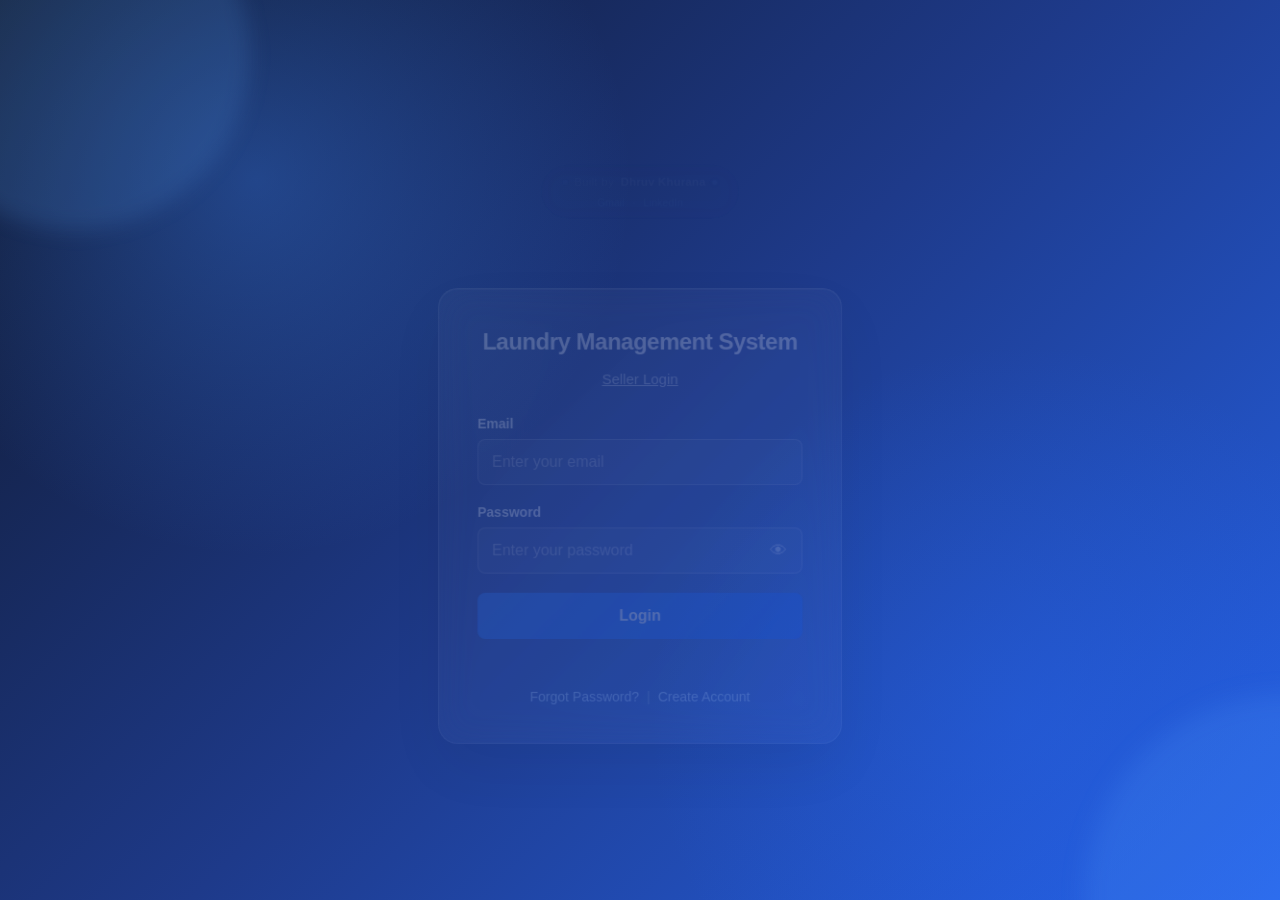
<file: index.html>
<!DOCTYPE html>
<html lang="en">
<head>
    <meta charset="UTF-8">
    <meta
        name="viewport"
        content="width=device-width, initial-scale=1.0"
    >

    <title>Laundry Management System</title>

    <link rel="icon" type="image/x-icon" href="/favicon.ico">
    <meta
        http-equiv="refresh"
        content="0; url=login.html"
    >
</head>

<body>

    <p>
        Redirecting to login...
    </p>

</body>
</html>
</file>
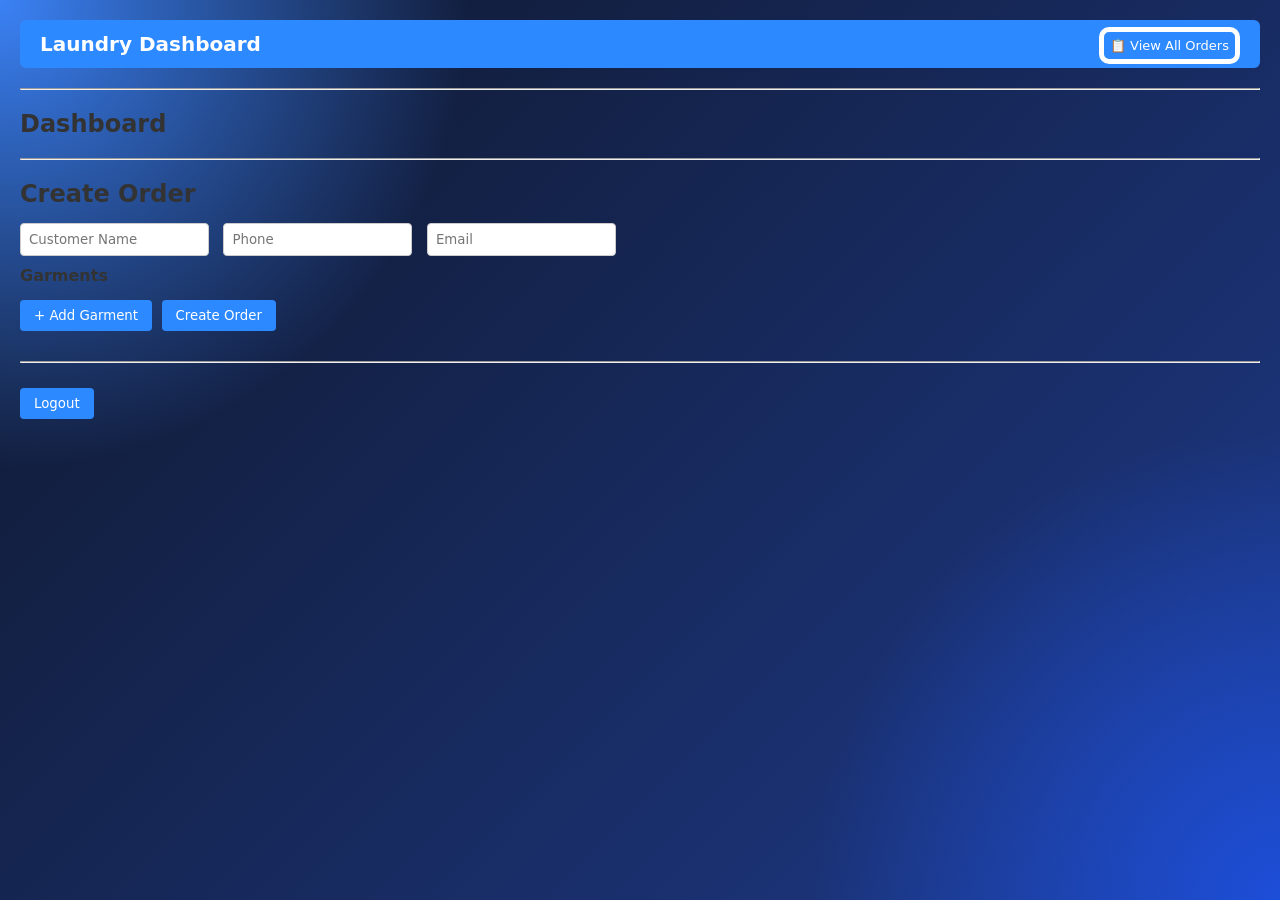
<file: pages/index.html>
<!DOCTYPE html>
<html>
<head>
  <title>Laundry Dashboard</title>
  <link rel="stylesheet" href="../css/common.css">
  <link rel="stylesheet" href="../css/dashboard.css">
</head>
<body>

<div class="top-bar">
  <span class="logo">Laundry Dashboard</span>

  <div class="nav-icons">
    <span id="ordersPageBtn" title="View Orders">📋 View All Orders</span>
  </div>
</div>

<hr/>

<!-- DASHBOARD -->
<h2>Dashboard</h2>
<div id="dashboard" class="dashboard-grid"></div>

<hr/>

<!-- CREATE ORDER -->
<h2>Create Order</h2>

<input id="name" placeholder="Customer Name" />
<input id="phone" placeholder="Phone" />
<input id="email" placeholder="Email" />

<h4>Garments</h4>
<div id="garments-container"></div>

<button id="addGarmentBtn">+ Add Garment</button>
<button id="createOrderBtn">Create Order</button>

<hr/>

<button id="logoutBtn">Logout</button>

<script src="../js/common.js"></script>
<script src="../js/dashboard.js"></script>

</body>
</html>
</file>
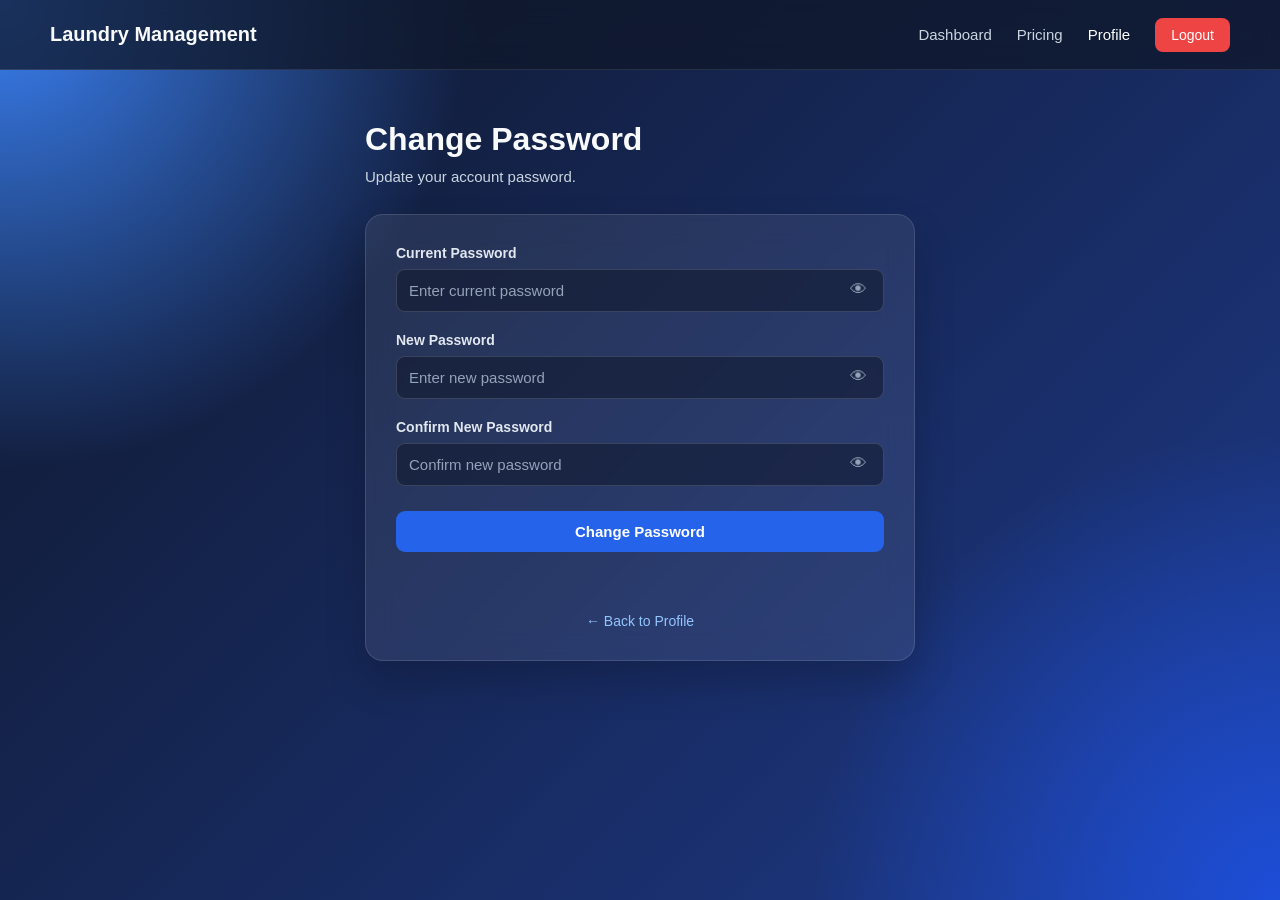
<file: change-password.html>
<!DOCTYPE html>
<html lang="en">

<head>
    <meta charset="UTF-8">
    <meta name="viewport" content="width=device-width, initial-scale=1.0">
    
    <title>Change Password - Laundry Management System</title>

    <link rel="icon" type="image/x-icon" href="/favicon.ico">
    <link rel="stylesheet" href="/css/change-password.css">
</head>

<body>

    <!-- Navbar -->

    <header class="navbar">

        <div class="logo">
            Laundry Management
        </div>

        <nav>

            <a href="dashboard.html">
                Dashboard
            </a>

            <a href="pricing.html">
                Pricing
            </a>

            <a href="profile.html" class="active">
                Profile
            </a>

            <button
                type="button"
                id="logoutButton"
            >
                Logout
            </button>

        </nav>

    </header>


    <!-- Main Content -->

    <main class="change-password-container">

        <section class="change-password-header">

            <h1>Change Password</h1>

            <p>
                Update your account password.
            </p>

        </section>


        <section class="change-password-card">

            <form id="changePasswordForm">

                <!-- Current Password -->

                <div class="form-group">

                    <label for="currentPassword">
                        Current Password
                    </label>

                    <div class="password-wrapper">

                        <input
                            type="password"
                            id="currentPassword"
                            placeholder="Enter current password"
                            required
                        >

                        <button
                            type="button"
                            id="toggleCurrentPassword"
                            class="password-toggle"
                            aria-label="Show current password"
                        >
                            👁
                        </button>

                    </div>

                </div>


                <!-- New Password -->

                <div class="form-group">

                    <label for="newPassword">
                        New Password
                    </label>

                    <div class="password-wrapper">

                        <input
                            type="password"
                            id="newPassword"
                            placeholder="Enter new password"
                            required
                        >

                        <button
                            type="button"
                            id="toggleNewPassword"
                            class="password-toggle"
                            aria-label="Show new password"
                        >
                            👁
                        </button>

                    </div>

                </div>


                <!-- Confirm New Password -->

                <div class="form-group">

                    <label for="confirmNewPassword">
                        Confirm New Password
                    </label>

                    <div class="password-wrapper">

                        <input
                            type="password"
                            id="confirmNewPassword"
                            placeholder="Confirm new password"
                            required
                        >

                        <button
                            type="button"
                            id="toggleConfirmPassword"
                            class="password-toggle"
                            aria-label="Show confirmed password"
                        >
                            👁
                        </button>

                    </div>

                </div>


                <!-- Change Password Button -->

                <button
                    type="submit"
                    id="changePasswordButton"
                    class="change-password-button"
                >
                    Change Password
                </button>


                <!-- Message -->

                <p
                    id="passwordMessage"
                    class="message"
                ></p>


                <!-- Back -->

                <div class="back-link">

                    <a href="profile.html">
                        ← Back to Profile
                    </a>

                </div>

            </form>

        </section>

    </main>


    <!-- JavaScript -->

    <script src="/js/api.js"></script>
    <script src="/js/change-password.js"></script>

</body>

</html>
</file>
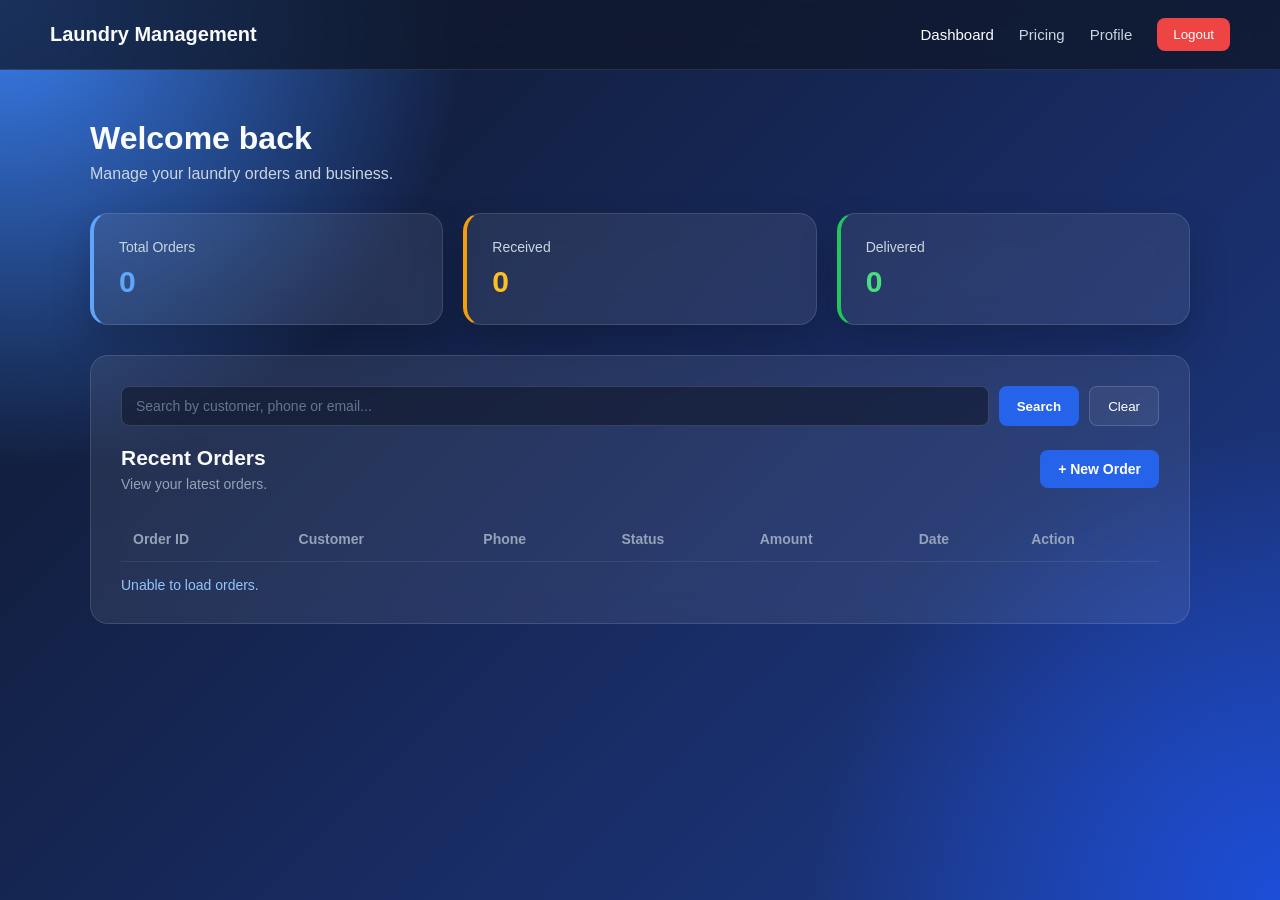
<file: dashboard.html>
<!DOCTYPE html>
<html lang="en">

<head>

    <meta charset="UTF-8">

    <meta
        name="viewport"
        content="width=device-width, initial-scale=1.0"
    >

    <meta
        name="description"
        content="Laundry Management System dashboard for managing customer orders."
    >

    <title>Dashboard - Laundry Management System</title>

    <link rel="icon" type="image/x-icon" href="/favicon.ico">
    <link
        rel="stylesheet"
        href="/css/dashboard.css"
    >

</head>


<body>


    <!-- ============================= -->
    <!-- NAVBAR -->
    <!-- ============================= -->

    <header class="navbar">

        <div class="logo">
            Laundry Management
        </div>


        <nav>

            <a
                href="dashboard.html"
                class="active"
            >
                Dashboard
            </a>

            <a href="pricing.html">
                Pricing
            </a>

            <a href="profile.html">
                Profile
            </a>

            <button
                type="button"
                id="logoutButton"
            >
                Logout
            </button>

        </nav>

    </header>



    <!-- ============================= -->
    <!-- MAIN -->
    <!-- ============================= -->

    <main class="dashboard-container">


        <!-- ============================= -->
        <!-- WELCOME -->
        <!-- ============================= -->

        <section class="welcome-section">

            <h1>
                Welcome back
            </h1>

            <p>
                Manage your laundry orders and business.
            </p>

        </section>



        <!-- ============================= -->
        <!-- STATISTICS -->
        <!-- ============================= -->

        <section class="stats-grid">


            <div class="stat-card total-card">

                <span class="stat-title">
                    Total Orders
                </span>

                <span
                    id="totalOrders"
                    class="stat-value"
                >
                    0
                </span>

            </div>



            <div class="stat-card received-card">

                <span class="stat-title">
                    Received
                </span>

                <span
                    id="receivedOrders"
                    class="stat-value"
                >
                    0
                </span>

            </div>



            <div class="stat-card delivered-card">

                <span class="stat-title">
                    Delivered
                </span>

                <span
                    id="deliveredOrders"
                    class="stat-value"
                >
                    0
                </span>

            </div>


        </section>



        <!-- ============================= -->
        <!-- RECENT ORDERS -->
        <!-- ============================= -->

        <section class="orders-section">


            <!-- ============================= -->
            <!-- ORDER SEARCH -->
            <!-- ============================= -->

            <div class="order-search">

                <input
                    type="text"
                    id="orderSearchInput"
                    placeholder="Search by customer, phone or email..."
                    autocomplete="off"
                >

                <button
                    type="button"
                    id="searchOrderButton"
                    class="search-button"
                >
                    Search
                </button>

                <button
                    type="button"
                    id="clearSearchButton"
                    class="clear-search-button"
                >
                    Clear
                </button>

            </div>



            <!-- ============================= -->
            <!-- SECTION HEADER -->
            <!-- ============================= -->

            <div class="section-header">

                <div>

                    <h2>
                        Recent Orders
                    </h2>

                    <p>
                        View your latest orders.
                    </p>

                </div>


                <button
                    type="button"
                    id="addOrderButton"
                    class="primary-button"
                >
                    + New Order
                </button>

            </div>



            <!-- ============================= -->
            <!-- ORDERS TABLE -->
            <!-- ============================= -->

            <div class="table-container">

                <table>

                    <thead>

                        <tr>

                            <th>
                                Order ID
                            </th>

                            <th>
                                Customer
                            </th>

                            <th>
                                Phone
                            </th>

                            <th>
                                Status
                            </th>

                            <th>
                                Amount
                            </th>

                            <th>
                                Date
                            </th>

                            <th>
                                Action
                            </th>

                        </tr>

                    </thead>


                    <tbody id="ordersTableBody">

                        <!-- Orders inserted by JavaScript -->

                    </tbody>

                </table>

            </div>



            <p
                id="dashboardMessage"
                class="dashboard-message"
            ></p>


        </section>


    </main>



    <!-- ============================= -->
    <!-- NEW ORDER MODAL -->
    <!-- ============================= -->

    <div
        id="orderModal"
        class="modal-overlay"
    >

        <div class="order-modal">


            <!-- ============================= -->
            <!-- MODAL HEADER -->
            <!-- ============================= -->

            <div class="modal-header">

                <div>

                    <h2>
                        Create New Order
                    </h2>

                    <p>
                        Enter customer and garment details.
                    </p>

                </div>


                <button
                    type="button"
                    id="closeOrderModal"
                    class="close-button"
                    aria-label="Close new order modal"
                >
                    ×
                </button>

            </div>



            <!-- ============================= -->
            <!-- ORDER FORM -->
            <!-- ============================= -->

            <form id="orderForm">


                <!-- ============================= -->
                <!-- CUSTOMER DETAILS -->
                <!-- ============================= -->

                <div class="form-grid">


                    <!-- Customer Name -->

                    <div class="form-group">

                        <label for="customerName">
                            Customer Name
                        </label>

                        <input
                            type="text"
                            id="customerName"
                            placeholder="Enter customer name"
                            autocomplete="name"
                            required
                        >

                    </div>



                    <!-- Phone -->

                    <div class="form-group">

                        <label for="phone">
                            Phone
                        </label>

                        <input
                            type="tel"
                            id="phone"
                            placeholder="10 digit phone number"
                            maxlength="10"
                            inputmode="numeric"
                            autocomplete="tel"
                            required
                        >

                    </div>



                    <!-- Email -->

                    <div class="form-group full-width">

                        <label for="email">
                            Email
                        </label>

                        <input
                            type="email"
                            id="email"
                            placeholder="Enter customer email"
                            autocomplete="email"
                            required
                        >

                    </div>


                </div>



                <!-- ============================= -->
                <!-- GARMENTS -->
                <!-- ============================= -->

                <div class="garments-section">


                    <div class="garments-header">

                        <h3>
                            Garments
                        </h3>


                        <button
                            type="button"
                            id="addGarmentButton"
                            class="secondary-button"
                        >
                            + Add Garment
                        </button>

                    </div>


                    <div
                        id="garmentsContainer"
                        class="garments-container"
                    >

                        <!-- Garment rows added by JavaScript -->

                    </div>


                </div>



                <!-- ============================= -->
                <!-- ORDER MESSAGE -->
                <!-- ============================= -->

                <p
                    id="orderMessage"
                    class="order-message"
                ></p>



                <!-- ============================= -->
                <!-- MODAL ACTIONS -->
                <!-- ============================= -->

                <div class="modal-actions">

                    <button
                        type="button"
                        id="cancelOrderButton"
                        class="cancel-button"
                    >
                        Cancel
                    </button>


                    <button
                        type="submit"
                        id="createOrderButton"
                        class="primary-button"
                    >
                        Create Order
                    </button>

                </div>


            </form>


        </div>

    </div>



    <!-- ============================= -->
    <!-- VIEW ORDER MODAL -->
    <!-- ============================= -->

    <div
        id="viewOrderModal"
        class="modal-overlay"
    >

        <div class="order-modal view-order-modal">


            <!-- ============================= -->
            <!-- MODAL HEADER -->
            <!-- ============================= -->

            <div class="modal-header">

                <div>

                    <h2>
                        Order Details
                    </h2>

                    <p>
                        Complete order information.
                    </p>

                </div>


                <button
                    type="button"
                    id="closeViewOrderModal"
                    class="close-button"
                    aria-label="Close order details modal"
                >
                    ×
                </button>

            </div>



            <!-- ============================= -->
            <!-- ORDER INFORMATION -->
            <!-- ============================= -->

            <div class="order-details">


                <!-- Order ID -->

                <div class="detail-item">

                    <span class="detail-label">
                        Order ID
                    </span>

                    <strong id="viewOrderId">
                        -
                    </strong>

                </div>



                <!-- Customer -->

                <div class="detail-item">

                    <span class="detail-label">
                        Customer
                    </span>

                    <strong id="viewCustomerName">
                        -
                    </strong>

                </div>



                <!-- Phone -->

                <div class="detail-item">

                    <span class="detail-label">
                        Phone
                    </span>

                    <strong id="viewPhone">
                        -
                    </strong>

                </div>



                <!-- Email -->

                <div class="detail-item">

                    <span class="detail-label">
                        Email
                    </span>

                    <strong id="viewEmail">
                        -
                    </strong>

                </div>



                <!-- Status -->

                <div class="detail-item">

                    <span class="detail-label">
                        Status
                    </span>

                    <span
                        id="viewStatus"
                        class="order-status-display"
                    >
                        -
                    </span>

                </div>



                <!-- Total Amount -->

                <div class="detail-item">

                    <span class="detail-label">
                        Total Amount
                    </span>

                    <strong id="viewTotalAmount">
                        -
                    </strong>

                </div>



                <!-- Created At -->

                <div class="detail-item">

                    <span class="detail-label">
                        Created At
                    </span>

                    <strong id="viewCreatedAt">
                        -
                    </strong>

                </div>


            </div>



            <!-- ============================= -->
            <!-- UPDATE STATUS -->
            <!-- ============================= -->

            <div class="status-update-section">

                <div class="status-update-header">

                    <div>

                        <h3>
                            Order Status
                        </h3>

                        <p>
                            Update the current order status.
                        </p>

                    </div>

                </div>


                <div class="status-update-controls">

                    <select
                        id="orderStatusSelect"
                        aria-label="Select order status"
                    >

                        <option value="RECEIVED">
                            RECEIVED
                        </option>

                        <option value="DELIVERED">
                            DELIVERED
                        </option>

                    </select>


                    <button
                        type="button"
                        id="updateStatusButton"
                        class="update-status-button"
                    >
                        Update Status
                    </button>

                </div>

            </div>



            <!-- ============================= -->
            <!-- GARMENTS -->
            <!-- ============================= -->

            <div class="order-garments">


                <div class="garments-title">

                    <div>

                        <h3>
                            Garments
                        </h3>

                        <p>
                            Items included in this order.
                        </p>

                    </div>

                </div>


                <div
                    id="viewGarments"
                    class="garment-details-list"
                >

                    <!-- Garments added by JavaScript -->

                </div>


            </div>



            <!-- ============================= -->
            <!-- ORDER ACTIONS -->
            <!-- ============================= -->

            <div class="modal-actions">


                <button
                    type="button"
                    id="editOrderButton"
                    class="secondary-button"
                >
                    Edit Order
                </button>


                <button
                    type="button"
                    id="printOrderButton"
                    class="secondary-button"
                >
                    Print
                </button>


                <button
                    type="button"
                    id="whatsappOrderButton"
                    class="whatsapp-button"
                >
                    WhatsApp
                </button>


            </div>

            <p 
            id="deleteErrorMessage"
            class="deleteMessage"
            ></p>

            <button
                type="button"
                id="deleteOrderButton"
                class="delete-order-button"
            >
                Delete Order
            </button>


        </div>

    </div>



    <!-- ============================= -->
    <!-- JAVASCRIPT -->
    <!-- ============================= -->

    <script src="/js/api.js"></script>
    <script src="/js/dashboard.js"></script>
    

</body>

</html>
</file>
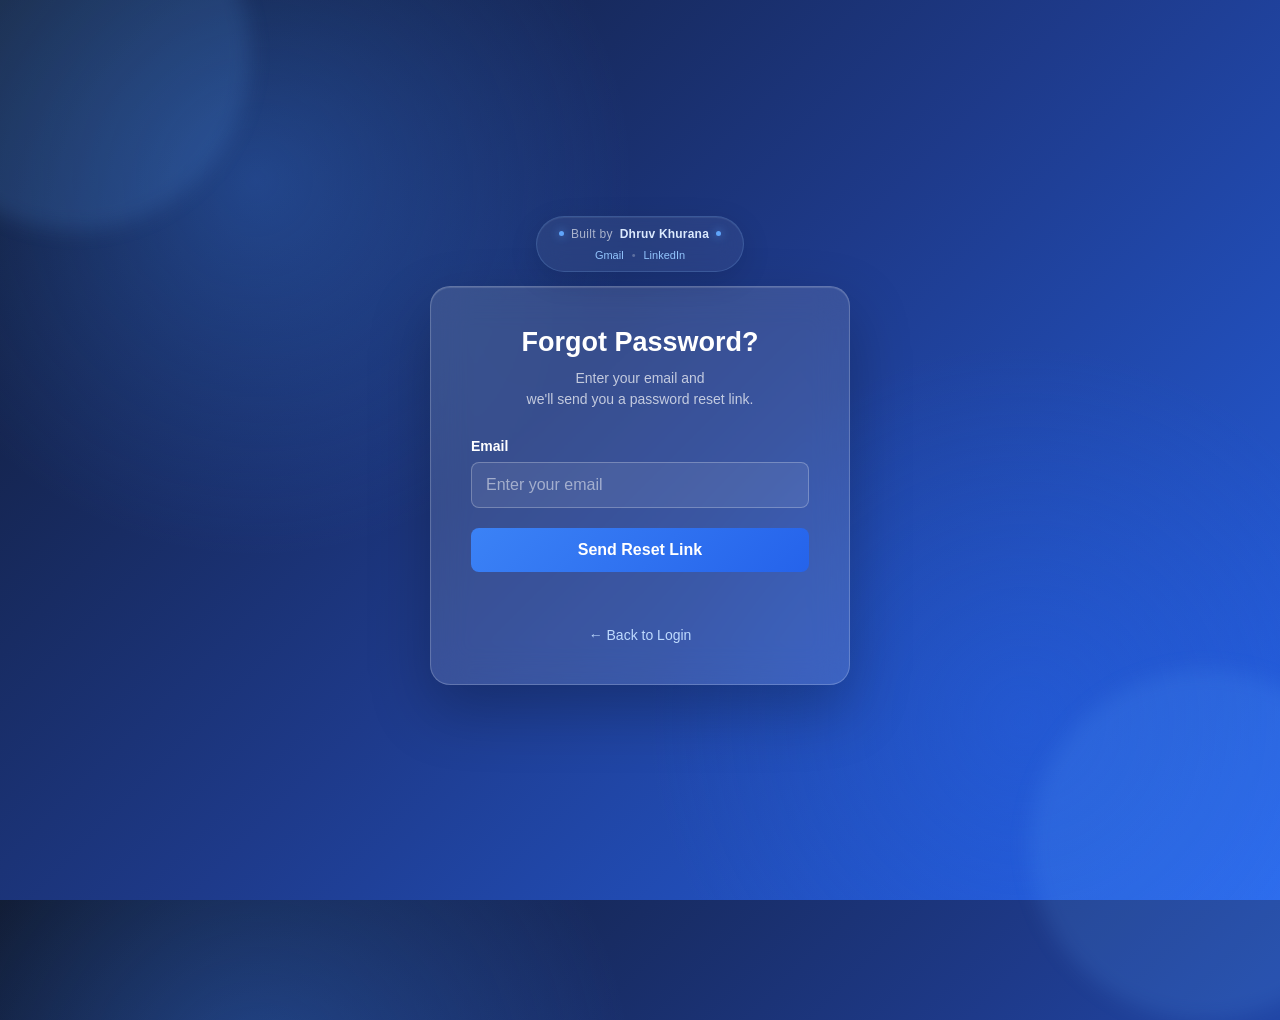
<file: forgot-password.html>
<!DOCTYPE html>
<html lang="en">

<head>
    <meta charset="UTF-8">

    <meta
        name="viewport"
        content="width=device-width, initial-scale=1.0"
    >

    <title>Forgot Password - Laundry Management System</title>

    <link rel="icon" type="image/x-icon" href="/favicon.ico">
    <link rel="stylesheet" href="../css/forgot-password.css">
</head>

<body>

    <div class="forgot-container">

        <div class="forgot-content">

            <!-- =========================
                 DEVELOPER BADGE
            ========================== -->

            <div class="developer-badge">

                <div class="developer-line">

                    <span class="line-dot"></span>

                    <span>Built by</span>

                    <span class="developer-name">
                        Dhruv Khurana
                    </span>

                    <span class="line-dot"></span>

                </div>


                <div class="developer-links">

                    <a
                        href="mailto:dhruvkhurana1626@gmail.com"
                        class="developer-link"
                    >
                        Gmail
                    </a>

                    <span class="developer-divider">
                        •
                    </span>

                    <a
                        href="https://www.linkedin.com/in/dhruv-khurana-756726219/"
                        target="_blank"
                        rel="noopener noreferrer"
                        class="developer-link"
                    >
                        LinkedIn
                    </a>

                </div>

            </div>


            <!-- =========================
                 FORGOT PASSWORD CARD
            ========================== -->

            <div class="forgot-card">

                <h1>
                    Forgot Password?
                </h1>


                <p class="subtitle">
                    Enter your email and <br> we'll send you a password reset link.
                </p>


                <form id="forgotPasswordForm">

                    <div class="form-group">

                        <label for="email">
                            Email
                        </label>

                        <input
                            type="email"
                            id="email"
                            name="email"
                            placeholder="Enter your email"
                            required
                        >

                    </div>


                    <button
                        type="submit"
                        class="forgot-button"
                    >
                        Send Reset Link
                    </button>


                    <p
                        id="forgotMessage"
                        class="message"
                    ></p>

                </form>


                <div class="back-link">

                    <a href="login.html">
                        ← Back to Login
                    </a>

                </div>

            </div>

        </div>

    </div>


    <script src="/js/api.js"></script>
    <script src="/js/forgot-password.js"></script>

</body>

</html>
</file>
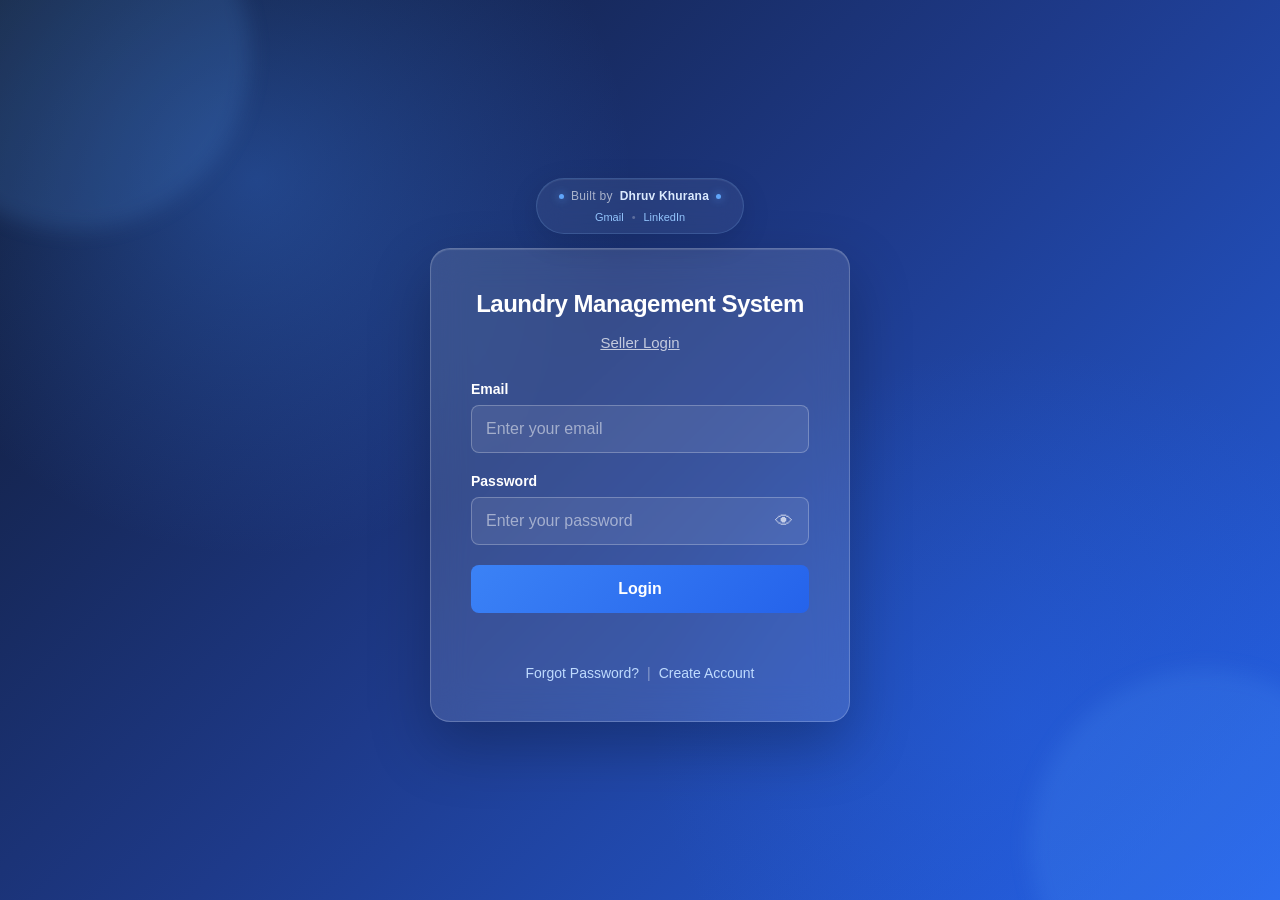
<file: login.html>
<!DOCTYPE html>
<html lang="en">

<head>
    <meta charset="UTF-8">

    <meta
        name="viewport"
        content="width=device-width, initial-scale=1.0"
    >

    <title>Laundry Management System - Login</title>

    <link rel="icon" type="image/x-icon" href="/favicon.ico">
    <link rel="stylesheet" href="/css/login.css">
</head>

<body>

    <div class="login-container">

        <div class="login-content">

            <!-- =========================
                 DEVELOPER BADGE
            ========================== -->

            <div class="developer-badge">

                <div class="developer-line">
                    <span class="line-dot"></span>
                    <span>Built by</span>
                    <span class="developer-name">
                        Dhruv Khurana
                    </span>
                    <span class="line-dot"></span>
                </div>

                <div class="developer-links">

                    <a
                        href="mailto:dhruvkhurana1626@gmail.com"
                        class="developer-link"
                    >
                        Gmail
                    </a>

                    <span class="developer-divider">
                        •
                    </span>

                    <a
                        href="https://www.linkedin.com/in/dhruv-khurana-756726219/"
                        target="_blank"
                        rel="noopener noreferrer"
                        class="developer-link"
                    >
                        LinkedIn
                    </a>

                </div>

            </div>


            <!-- =========================
                 LOGIN CARD
            ========================== -->

            <div class="login-card">

                <h1>
                    Laundry Management System
                </h1>

                <p class="subtitle">
                    Seller Login
                </p>

                <form id="loginForm">

                    <div class="form-group">

                        <label for="email">
                            Email
                        </label>

                        <input
                            type="email"
                            id="email"
                            name="email"
                            placeholder="Enter your email"
                            required
                        >

                    </div>


                    <div class="form-group">

                        <label for="password">
                            Password
                        </label>

                        <div class="password-wrapper">

                            <input
                                type="password"
                                id="password"
                                name="password"
                                placeholder="Enter your password"
                                required
                            >

                            <button
                                type="button"
                                id="togglePassword"
                                class="password-toggle"
                            >
                                👁
                            </button>

                        </div>

                    </div>


                    <button
                        type="submit"
                        class="login-button"
                    >
                        Login
                    </button>

                    <p
                        id="loginMessage"
                        class="message"
                    ></p>

                </form>


                <div class="auth-links">

                    <a href="forgot-password.html">
                        Forgot Password?
                    </a>

                    <span>|</span>

                    <a href="register.html">
                        Create Account
                    </a>

                </div>

            </div>

        </div>

    </div>


    <script src="/js/api.js"></script>
    <script src="/js/login.js"></script>

</body>

</html>
</file>
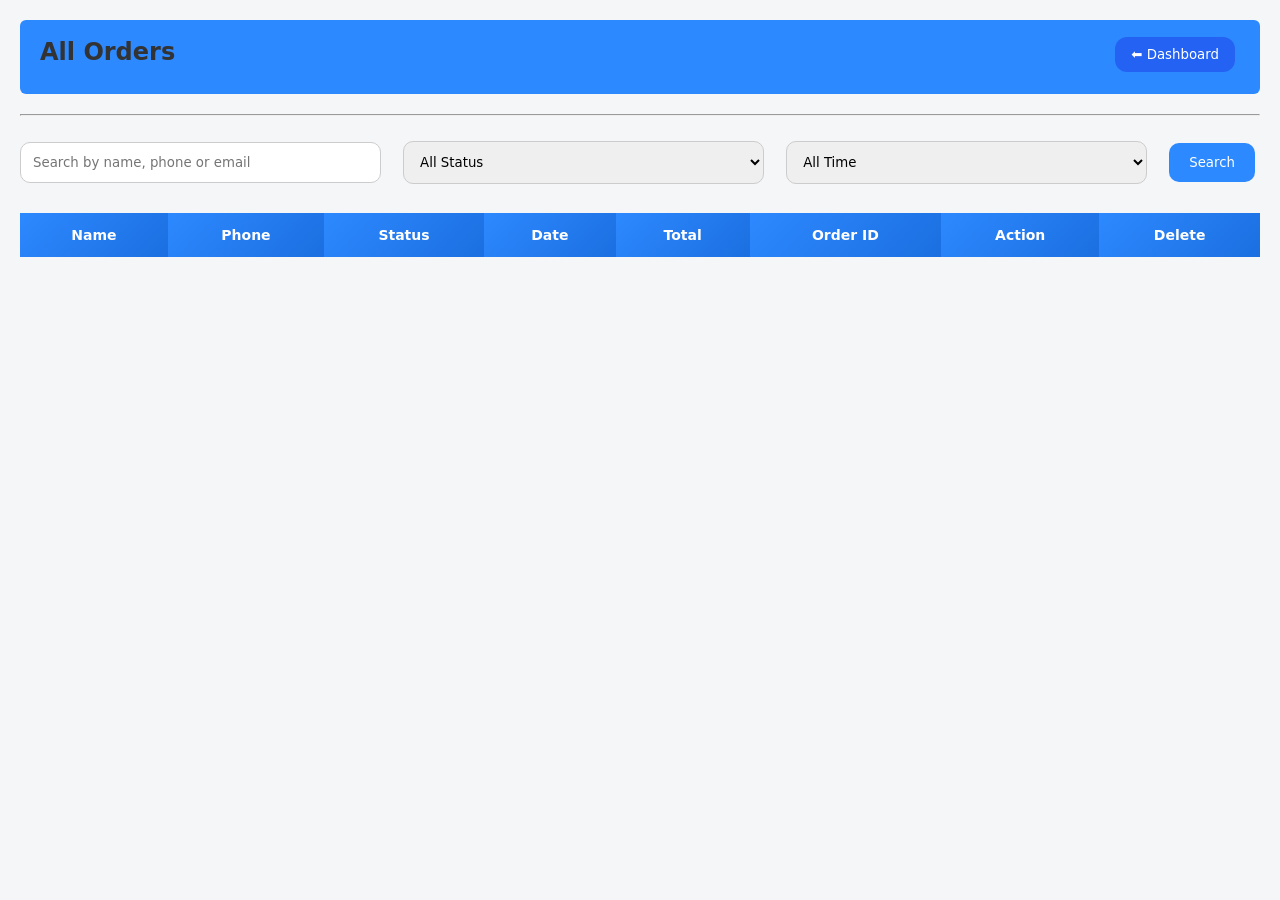
<file: orders.html>
<!DOCTYPE html>
<html>
<head>
   <meta name="viewport" content="width=device-width, initial-scale=1.0">
  <title>Orders</title>
  <link rel="stylesheet" href="/css/common.css">
  <link rel="stylesheet" href="/css/orders.css">
</head>
<body>

<div class="top-bar">
  <h2>All Orders</h2>

  <button id="backBtn">⬅ Dashboard</button>
</div>

<hr/>

<div class="search-container">

  <input
    type="text"
    id="searchInput"
    placeholder="Search by name, phone or email"
  />

  <select id="statusFilter">

    <option value="">All Status</option>

    <option value="RECEIVED">Received</option>
    <option value="PROCESSING">Processing</option>
    <option value="READY">Ready</option>
    <option value="DELIVERED">Delivered</option>

  </select>

  <select id="daysFilter">

    <option value="">All Time</option>

    <option value="7">Last 7 Days</option>
    <option value="15">Last 15 Days</option>
    <option value="30">Last 30 Days</option>

  </select>

  <button id="searchBtn">
    Search
  </button>

</div>

<br/>

<table id="ordersTable">

  <thead>
    <tr>
      <th>Name</th>
      <th class="hide-mobile">Phone</th>
      <th>Status</th>
      <th class="hide-mobile">Date</th>
      <th>Total</th>
      <th class="hide-mobile">Order ID</th>
      <th>Action</th>
      <th>Delete</th>
    </tr>
  </thead>

  <tbody id="ordersBody">

  </tbody>

</table>

<!-- DETAILS MODAL -->
<div id="detailsModal" class="modal">

  <div class="modal-content">

    <span id="closeModal">&times;</span>

    <div id="modalData"></div>

  </div>

</div>

<!-- DELETE MODAL -->
<div id="deleteModal" class="modal">

  <div class="modal-content delete-modal-content">

    <p>
      Are you sure you want to delete this order?
    </p>

    <div class="delete-actions">

      <button id="confirmDeleteBtn">
        Yes
      </button>

      <button id="cancelDeleteBtn">
        No
      </button>

    </div>

  </div>

</div>

<script src="/js/common.js"></script>
<script src="/js/orders.js"></script>

</body>
</html>
</file>
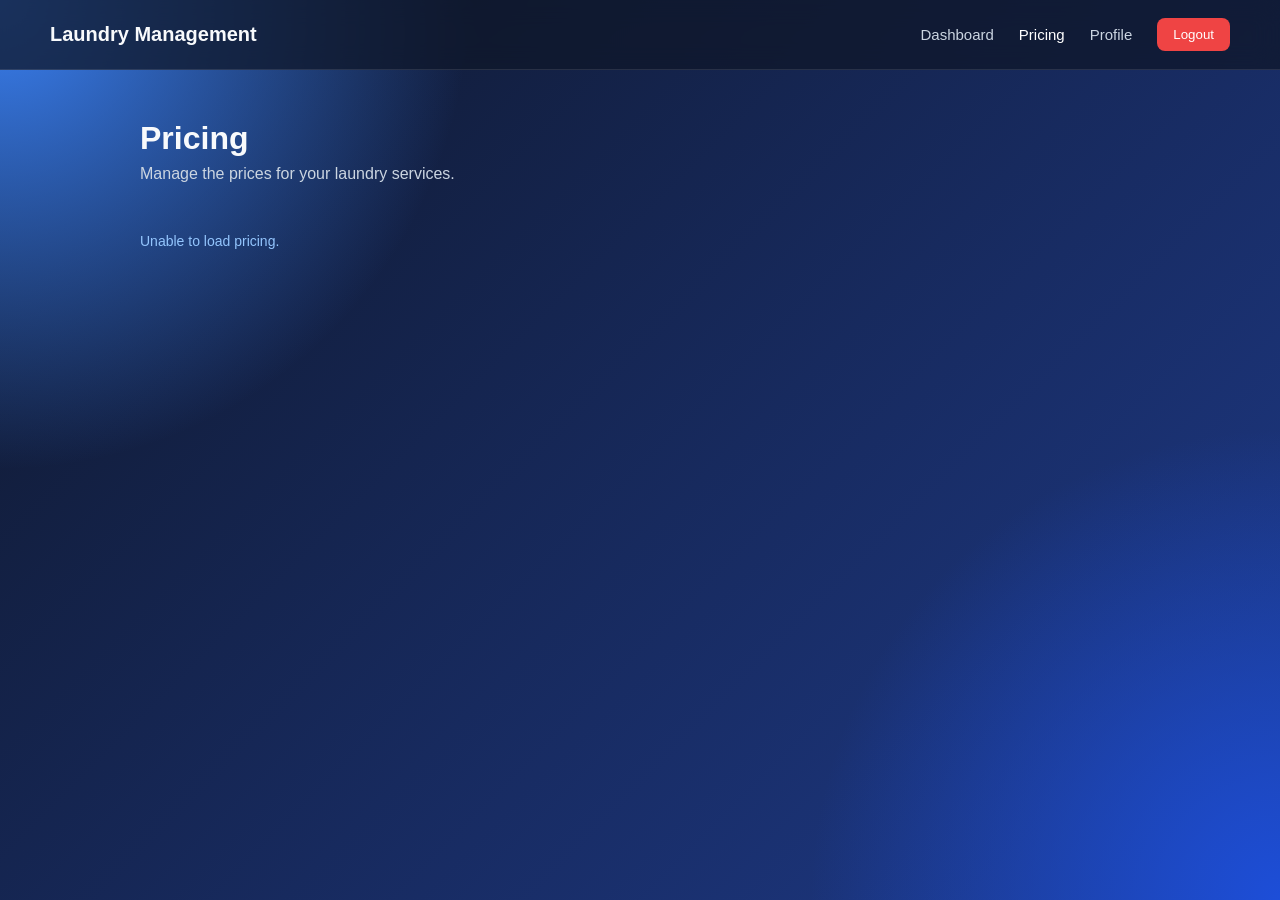
<file: pricing.html>
<!DOCTYPE html>
<html lang="en">

<head>
    <meta charset="UTF-8">
    <meta name="viewport" content="width=device-width, initial-scale=1.0">

    <title>Pricing - Laundry Management System</title>

    <link rel="icon" type="image/x-icon" href="/favicon.ico">
    <link rel="stylesheet" href="/css/pricing.css">
</head>

<body>

    <!-- Navbar -->
    <header class="navbar">

        <div class="logo">
            Laundry Management
        </div>

        <nav>
            <a href="dashboard.html">
                Dashboard
            </a>

            <a href="pricing.html" class="active">
                Pricing
            </a>

            <a href="profile.html">
                Profile
            </a>

            <button type="button" id="logoutButton">
                Logout
            </button>
        </nav>

    </header>


    <!-- Main Content -->
    <main class="pricing-container">

        <section class="pricing-header">

            <h1>Pricing</h1>

            <p>
                Manage the prices for your laundry services.
            </p>

        </section>


        <!-- Pricing Cards -->
        <section
            id="pricingContainer"
            class="pricing-grid"
        >

            <!-- Pricing cards will be added by JavaScript -->

        </section>


        <p
            id="pricingMessage"
            class="message"
        ></p>

    </main>


    <script src="/js/api.js"></script>
    <script src="/js/pricing.js"></script>

</body>

</html>
</file>
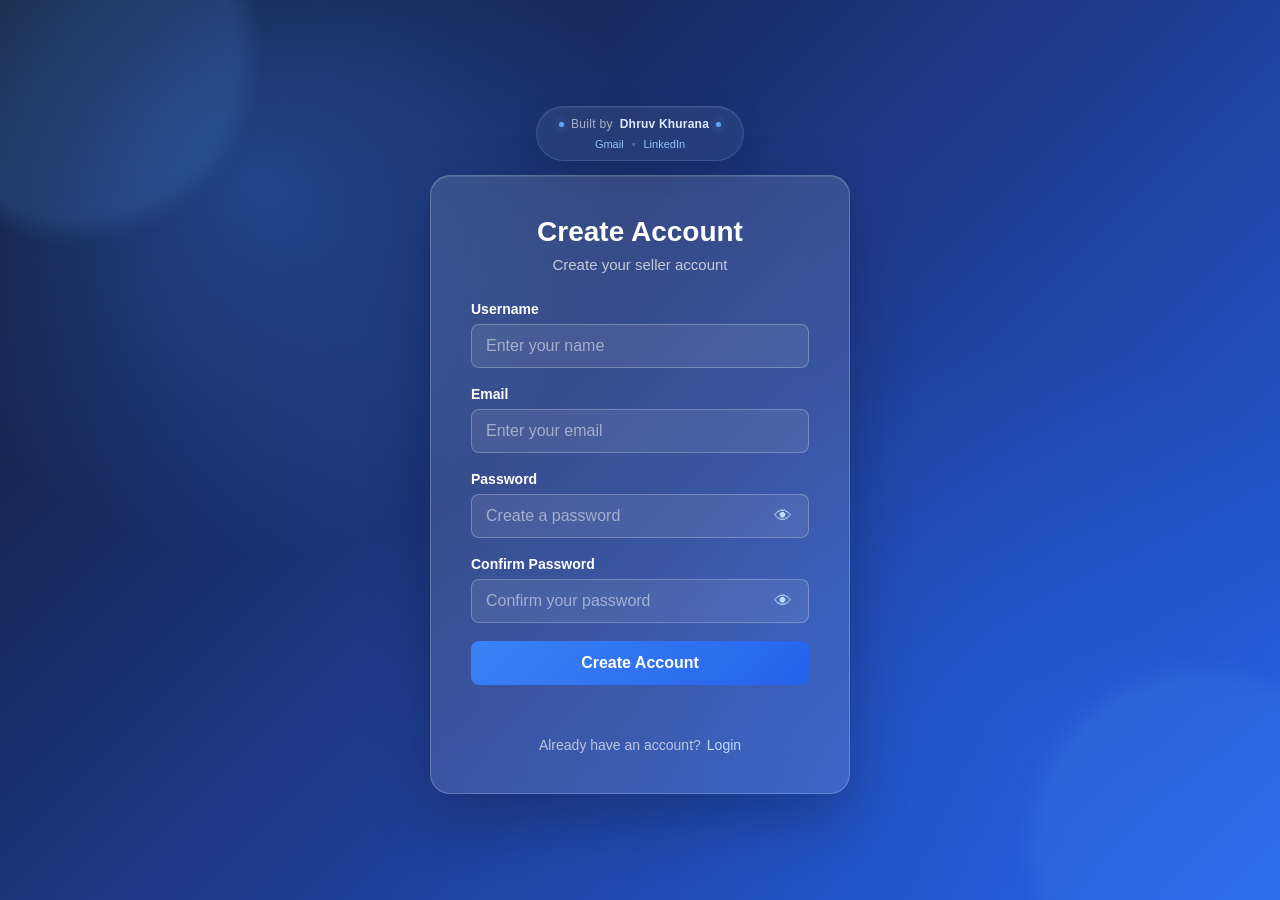
<file: register.html>
<!DOCTYPE html>
<html lang="en">

<head>
    <meta charset="UTF-8">

    <meta
        name="viewport"
        content="width=device-width, initial-scale=1.0"
    >

    <title>Create Account - Laundry Management System</title>

    <link rel="icon" type="image/x-icon" href="/favicon.ico">
    <link rel="stylesheet" href="../css/register.css">
</head>

<body>

    <div class="register-container">

        <div class="register-content">

            <!-- =========================
                 DEVELOPER BADGE
            ========================== -->

            <div class="developer-badge">

                <div class="developer-line">

                    <span class="line-dot"></span>

                    <span>Built by</span>

                    <span class="developer-name">
                        Dhruv Khurana
                    </span>

                    <span class="line-dot"></span>

                </div>


                <div class="developer-links">

                    <a
                        href="mailto:dhruvkhurana1626@gmail.com"
                        class="developer-link"
                    >
                        Gmail
                    </a>

                    <span class="developer-divider">
                        •
                    </span>

                    <a
                        href="https://www.linkedin.com/in/dhruv-khurana-756726219/"
                        target="_blank"
                        rel="noopener noreferrer"
                        class="developer-link"
                    >
                        LinkedIn
                    </a>

                </div>

            </div>


            <!-- =========================
                 REGISTER CARD
            ========================== -->

            <div class="register-card">

                <h1>
                    Create Account
                </h1>


                <p class="subtitle">
                    Create your seller account
                </p>


                <form id="registerForm">

                    <!-- NAME -->

                    <div class="form-group">

                        <label for="username">
                            Username
                        </label>

                        <input
                            type="text"
                            id="name"
                            name="name"
                            placeholder="Enter your name"
                            required
                        >

                    </div>


                    <!-- EMAIL -->

                    <div class="form-group">

                        <label for="email">
                            Email
                        </label>

                        <input
                            type="email"
                            id="email"
                            name="email"
                            placeholder="Enter your email"
                            required
                        >

                    </div>


                    <!-- PASSWORD -->

                    <div class="form-group">

                        <label for="password">
                            Password
                        </label>

                        <div class="password-wrapper">

                            <input
                                type="password"
                                id="password"
                                name="password"
                                placeholder="Create a password"
                                required
                            >

                            <button
                                type="button"
                                id="togglePassword"
                                class="password-toggle"
                                aria-label="Show password"
                            >
                                👁
                            </button>

                        </div>

                    </div>


                    <!-- CONFIRM PASSWORD -->

                    <div class="form-group">

                        <label for="confirmPassword">
                            Confirm Password
                        </label>

                        <div class="password-wrapper">

                            <input
                                type="password"
                                id="confirmPassword"
                                name="confirmPassword"
                                placeholder="Confirm your password"
                                required
                            >

                            <button
                                type="button"
                                id="toggleConfirmPassword"
                                class="password-toggle"
                                aria-label="Show password"
                            >
                                👁
                            </button>

                        </div>

                    </div>


                    <!-- REGISTER BUTTON -->

                    <button
                        type="submit"
                        class="register-button"
                    >
                        Create Account
                    </button>


                    <p
                        id="registerMessage"
                        class="message"
                    ></p>

                </form>


                <!-- LOGIN LINK -->

                <div class="auth-links">

                    <span>
                        Already have an account?
                    </span>

                    <a href="login.html">
                        Login
                    </a>

                </div>

            </div>

        </div>

    </div>


    <script src="/js/api.js"></script>
    <script src="/js/register.js"></script>

</body>

</html>
</file>
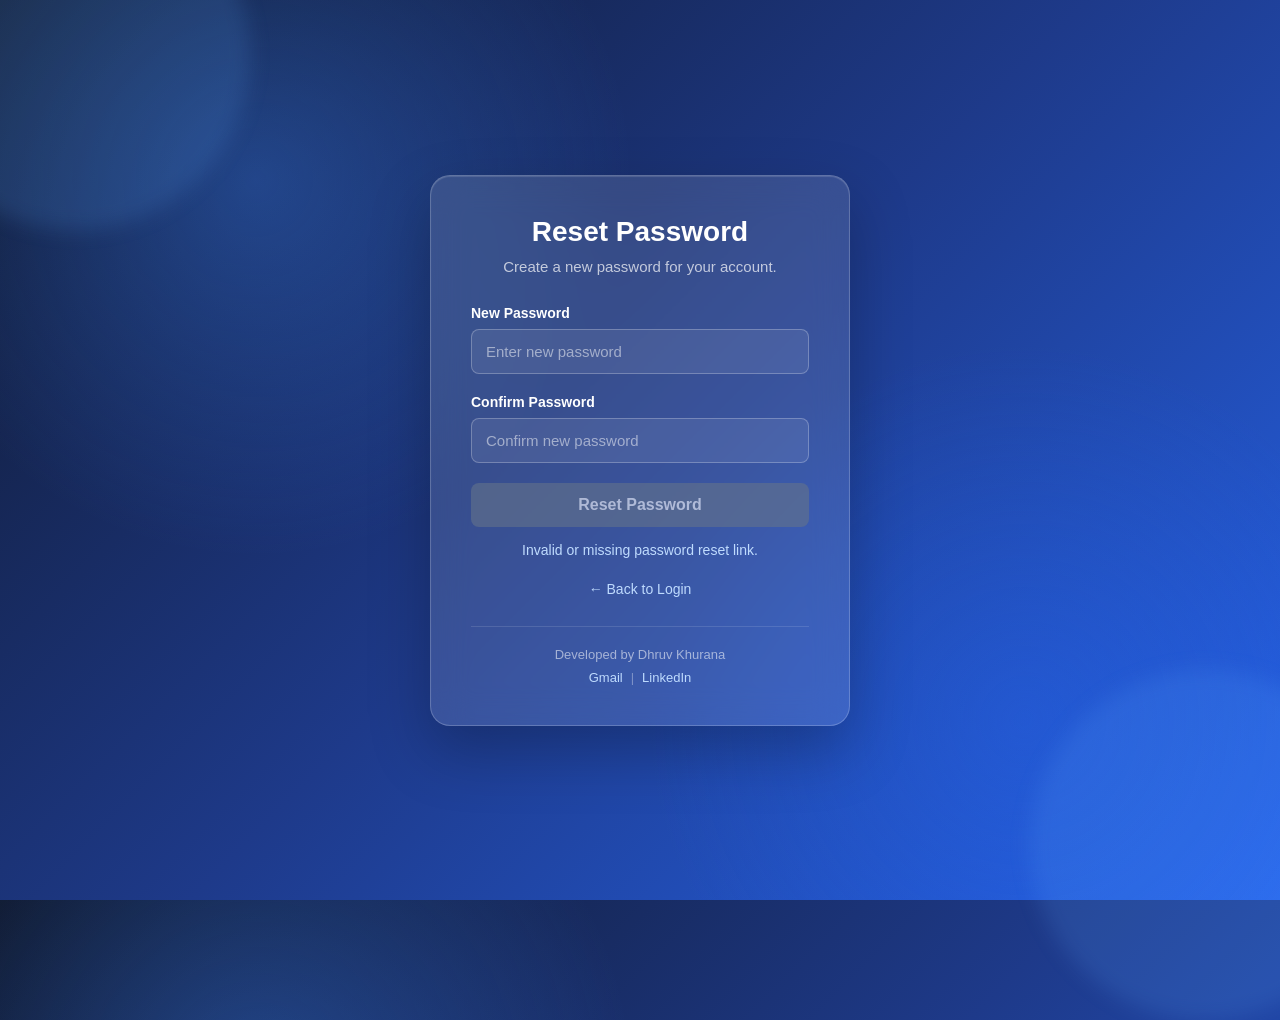
<file: reset-password.html>
<!DOCTYPE html>
<html lang="en">

<head>
    <meta charset="UTF-8">
    <meta name="viewport" content="width=device-width, initial-scale=1.0">

    <title>Reset Password - Laundry Management System</title>

    <link rel="icon" type="image/x-icon" href="/favicon.ico">
    <link rel="stylesheet" href="../css/reset-password.css">
</head>

<body>

    <div class="reset-container">

        <div class="reset-card">

            <h1>Reset Password</h1>

            <p class="subtitle">
                Create a new password for your account.
            </p>

            <form id="resetPasswordForm">

                <div class="form-group">

                    <label for="password">
                        New Password
                    </label>

                    <input
                        type="password"
                        id="password"
                        name="password"
                        placeholder="Enter new password"
                        required
                        minlength="8"
                    >

                </div>


                <div class="form-group">

                    <label for="confirmPassword">
                        Confirm Password
                    </label>

                    <input
                        type="password"
                        id="confirmPassword"
                        name="confirmPassword"
                        placeholder="Confirm new password"
                        required
                        minlength="8"
                    >

                </div>


                <button
                    type="submit"
                    class="reset-button"
                >
                    Reset Password
                </button>


                <p
                    id="resetMessage"
                    class="message"
                ></p>

            </form>


            <div class="back-link">

                <a href="login.html">
                    ← Back to Login
                </a>

            </div>


            <div class="footer">

                <p>Developed by Dhruv Khurana</p>

                <div class="footer-links">

                    <a href="mailto:dhruvkhurana1626@gmail.com">
                        Gmail
                    </a>

                    <span>|</span>

                    <a
                        href="https://www.linkedin.com/in/dhruv-khurana-756726219/"
                        target="_blank"
                    >
                        LinkedIn
                    </a>

                </div>

            </div>

        </div>

    </div>


    <script src="/js/api.js"></script>
    <script src="/js/reset-password.js"></script>

</body>

</html>
</file>
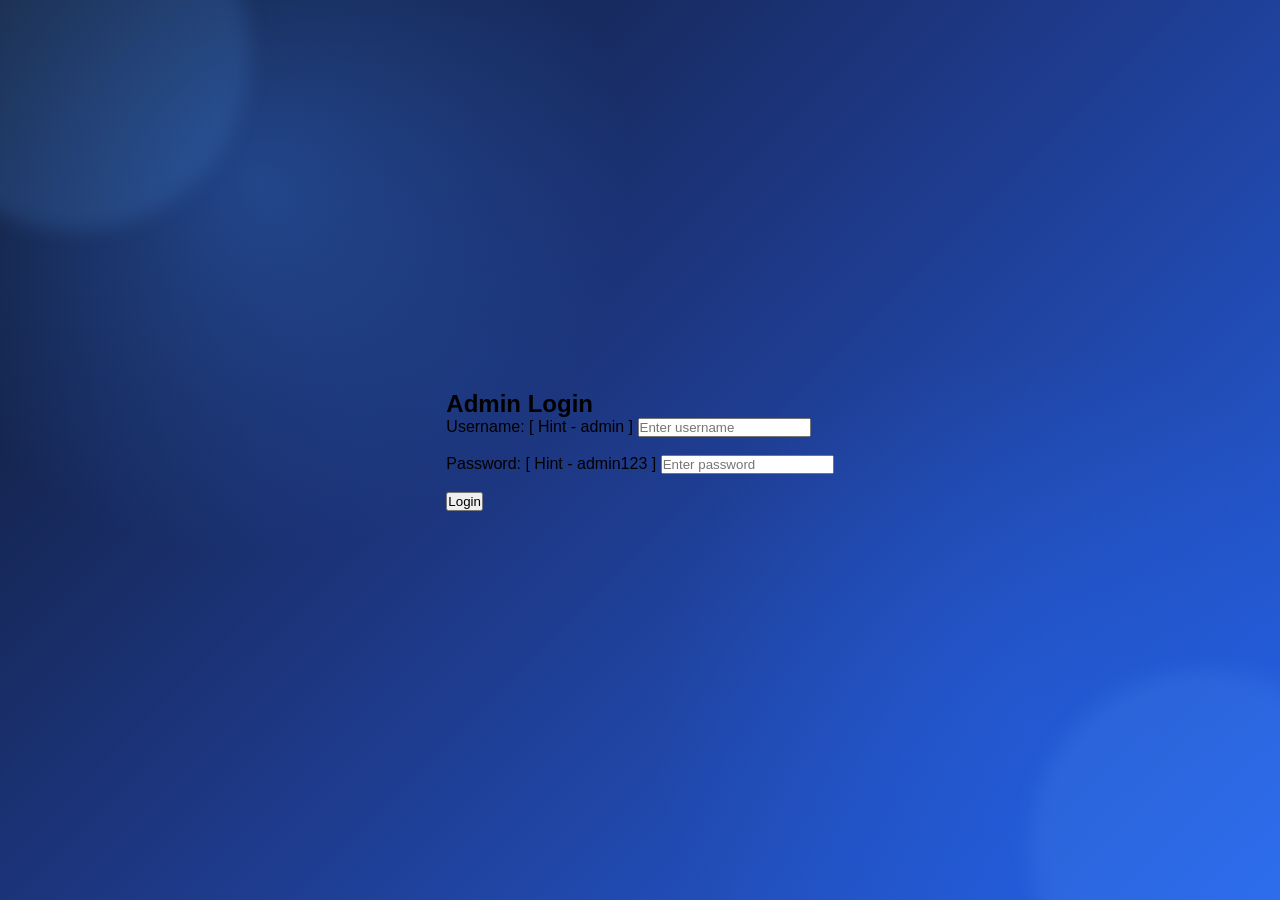
<file: pages/login.html>
<!DOCTYPE html>
<html>
<head>
  <title>Admin Login</title>
  <link rel="stylesheet" href="../css/login.css">
</head>
<body>

<div class="container">

  <div><h2>Admin Login</h2></div>

  <div>

    <form onsubmit="login(event)">
    <label>Username: <span class="hint">[ Hint - admin ]</span></label>
    <input type="text" id="username" placeholder="Enter username" />
    <br/><br/>

    <label>Password: <span class="hint">[ Hint - admin123 ]</span></label>
    <input type="password" id="password" placeholder="Enter password" />
    <br/><br/>

    <button type="submit">Login</button>

    <p id="error" style="color:red;"></p>

  </form>
  </div>

</div>

<script src="../js/login.js"></script>

</body>
</html>
</file>
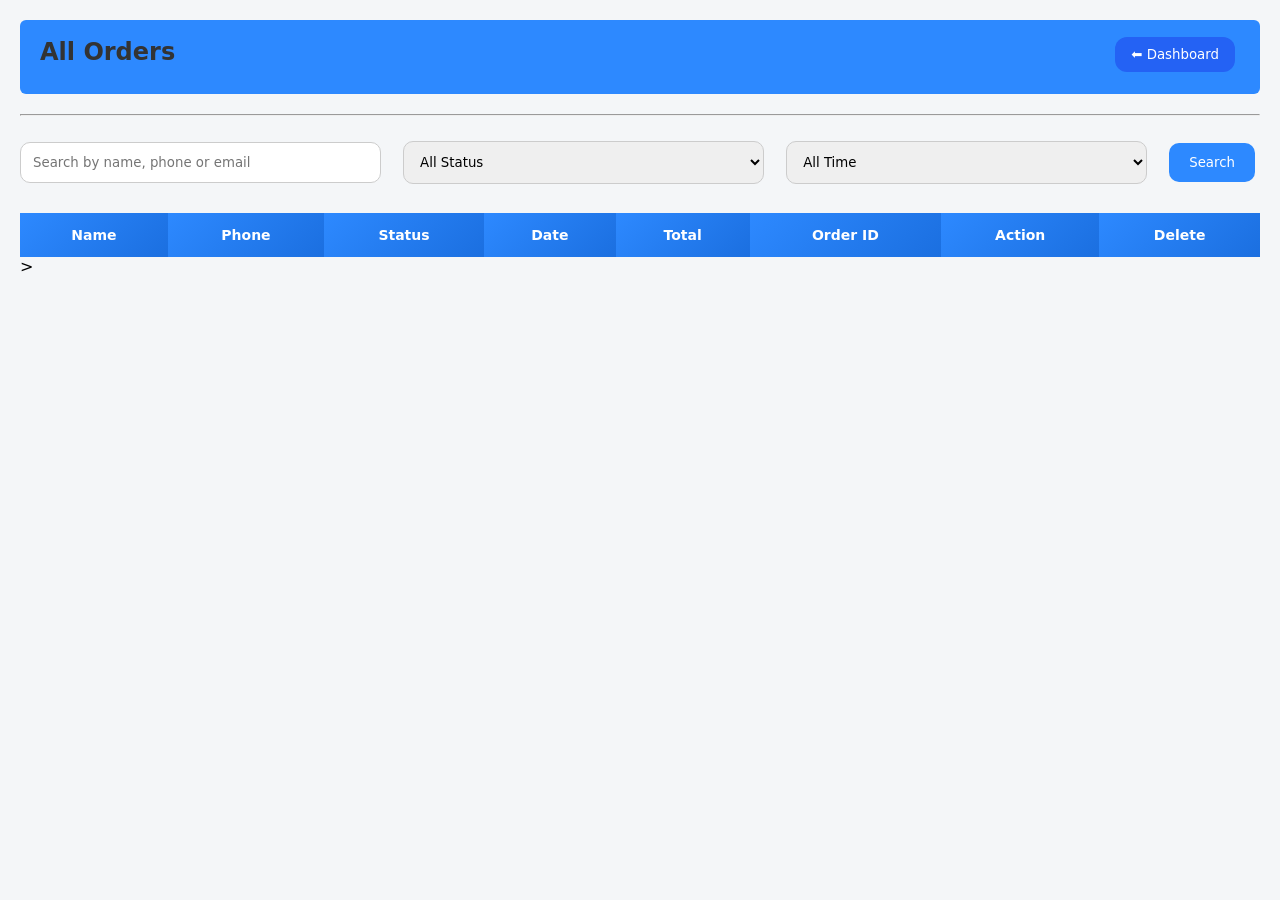
<file: pages/orders.html>
<!DOCTYPE html>
<html>
<head>
  <title>Orders</title>
  <link rel="stylesheet" href="../css/common.css">
  <link rel="stylesheet" href="../css/orders.css">
</head>
<body>

<div class="top-bar">
  <h2>All Orders</h2>

  <button id="backBtn">⬅ Dashboard</button>
</div>

<hr/>

<div class="search-container">

  <input
    type="text"
    id="searchInput"
    placeholder="Search by name, phone or email"
  />

  <select id="statusFilter">

    <option value="">All Status</option>

    <option value="RECEIVED">Received</option>
    <option value="PROCESSING">Processing</option>
    <option value="READY">Ready</option>
    <option value="DELIVERED">Delivered</option>

  </select>

  <select id="daysFilter">

    <option value="">All Time</option>

    <option value="7">Last 7 Days</option>
    <option value="15">Last 15 Days</option>
    <option value="30">Last 30 Days</option>

  </select>

  <button id="searchBtn">
    Search
  </button>

</div>

<br/>

<table id="ordersTable">

  <thead>
    <tr>
      <th>Name</th>
      <th>Phone</th>
      <th>Status</th>
      <th>Date</th>
      <th>Total</th>
      <th>Order ID</th>
      <th>Action</th>
      <th>Delete</th>
    </tr>
  </thead>

  <tbody id="ordersBody">

  </tbody>

</table>

<!-- DETAILS MODAL -->
<div id="detailsModal" class="modal">

  <div class="modal-content">

    <span id="closeModal">&times;</span>

    <div id="modalData"></div>

  </div>

</div>

<!-- DELETE MODAL -->
<div id="deleteModal" class="modal">

  <div class="modal-content delete-modal-content">

    <p>
      Are you sure you want to delete this order?
    </p>

    <div class="delete-actions">

      <button id="confirmDeleteBtn">
        Yes
      </button>

      <button id="cancelDeleteBtn">
        No
      </button>

    </div>

  </div>

</div>

<script src="../js/common.js"></script>
<script src="../js/orders.js"></script>

</body>
</html>>
</file>
<file: css/common.css>
/* Reset */
* {
  margin: 0;
  padding: 0;
  box-sizing: border-box;
  font-family: system-ui, -apple-system, BlinkMacSystemFont,
  'Segoe UI', Roboto, Oxygen, Ubuntu, Cantarell,
  'Open Sans', 'Helvetica Neue', sans-serif;
}

/* Body */
body {
  background: #f4f6f8;
  padding: 20px;
}

/* Headings */
h2, h3, h4 {
  margin-bottom: 10px;
  color: #333;
}

/* Inputs */
input, select {
  padding: 8px;
  margin: 5px 10px 10px 0;
  border: 1px solid #ccc;
  border-radius: 4px;
}

/* Buttons */
button {
  padding: 8px 14px;
  background: #2d89ff;
  color: #fff;
  border: none;
  border-radius: 4px;
  cursor: pointer;
  margin: 5px 5px 10px 0;
}

button:hover {
  background: #1b6fe0;
}

/* Top bar */
.top-bar {
  display: flex;
  justify-content: space-between;
  align-items: center;
  background: #2d89ff;
  color: white;
  padding: 12px 20px;
  border-radius: 6px;
}

/* Logo */
.logo {
  font-size: 18px;
  font-weight: bold;
}

/* Nav icons */
.nav-icons span {
  font-size: small;
  cursor: pointer;
  border: 5px solid white;
  border-radius: 10px;
  padding: 6px;
}

.nav-icons span:hover {
  transform: scale(1.05);
}

/* HR */
hr {
  margin: 20px 0;
}

/* Modal */
.modal {
  display: none;
  position: fixed;
  z-index: 1000;

  left: 0;
  top: 0;

  width: 100%;
  height: 100%;

  background: rgba(0,0,0,0.5);
}

.modal-content {
  background: white;
  width: 60%;
  margin: 5% auto;
  padding: 20px;
  border-radius: 8px;
}

#closeModal {
  float: right;
  cursor: pointer;
  font-size: 24px;
}

/* Toast */
.toast {
  position: fixed;
  bottom: 20px;
  right: 20px;

  background: #2d89ff;
  color: white;

  padding: 12px 18px;

  border-radius: 6px;

  box-shadow: 0 2px 6px rgba(0,0,0,0.2);

  z-index: 2000;
}

/* MOBILE RESPONSIVE */
@media (max-width: 768px) {

  body{
    padding: 10px;
  }

  .top-bar{
    flex-direction: column;
    gap: 12px;
    text-align: center;
    align-items: stretch;
  }

  .nav-icons{
    width: 100%;
  }

  .nav-icons span{
    display: block;
    width: 100%;
  }

  input,
  select,
  button{
    width: 100%;
    margin-right: 0;
  }

  .modal-content{
    width: 95%;
    margin: 20% auto;
  }

}
</file>
<file: css/dashboard.css>
/* ================================
   RESET
================================ */

* {
    margin: 0;
    padding: 0;
    box-sizing: border-box;
}


/* ================================
   BODY
================================ */

body {
    
    min-height: 100vh;

    font-family: Arial, sans-serif;

    background:
        radial-gradient(
            circle at top left,
            #3b82f6,
            transparent 30%
        ),
        radial-gradient(
            circle at bottom right,
            #1d4ed8,
            transparent 30%
        ),
        linear-gradient(
            135deg,
            #0f172a,
            #1e3a8a
        );

    color: #f8fafc;
}


/* ================================
   NAVBAR
================================ */

.navbar {
    min-height: 70px;

    display: flex;
    align-items: center;
    justify-content: space-between;

    padding: 15px 50px;

    background:
        rgba(15, 23, 42, 0.75);

    border-bottom:
        1px solid
        rgba(255, 255, 255, 0.1);

    backdrop-filter: blur(12px);

    position: relative;
    z-index: 10;
}


.logo {
    font-size: 20px;
    font-weight: 700;
}


.navbar nav {
    display: flex;
    align-items: center;

    gap: 25px;
}


.navbar a {
    color: #cbd5e1;

    text-decoration: none;

    font-size: 15px;

    transition: 0.2s;
}


.navbar a:hover,
.navbar a.active {
    color: white;
}


.navbar button {
    border: none;

    padding: 9px 16px;

    border-radius: 8px;

    background: #ef4444;

    color: white;

    cursor: pointer;

    transition: 0.2s;
}


.navbar button:hover {
    background: #dc2626;
}


/* ================================
   MAIN
================================ */

.dashboard-container {
    width: min(1100px, 92%);

    margin: 50px auto;

    padding-bottom: 60px;
}


.welcome-section {
    margin-bottom: 30px;
}


.welcome-section h1 {
    font-size: 32px;

    margin-bottom: 8px;
}


.welcome-section p {
    color: #cbd5e1;
}


/* ================================
   STATS
================================ */

.stats-grid {
    display: grid;

    grid-template-columns:
        repeat(3, 1fr);

    gap: 20px;

    margin-bottom: 30px;
}


.stat-card {
    padding: 25px;

    background:
        rgba(
            255,
            255,
            255,
            0.08
        );

    border:
        1px solid
        rgba(
            255,
            255,
            255,
            0.12
        );

    border-radius: 18px;

    backdrop-filter: blur(15px);

    box-shadow:
        0 20px 40px
        rgba(
            0,
            0,
            0,
            0.2
        );
}


.stat-title {
    display: block;

    color: #cbd5e1;

    font-size: 14px;

    margin-bottom: 10px;
}


.stat-value {
    font-size: 30px;

    font-weight: 700;
}


.total-card {
    border-left: 4px solid #60a5fa;
}


.total-card .stat-value {
    color: #60a5fa;
}


.received-card {
    border-left: 4px solid #f59e0b;
}


.received-card .stat-value {
    color: #fbbf24;
}


.delivered-card {
    border-left: 4px solid #22c55e;
}


.delivered-card .stat-value {
    color: #4ade80;
}


/* ================================
   ORDERS
================================ */

.orders-section {
    padding: 30px;

    background:
        rgba(
            255,
            255,
            255,
            0.08
        );

    border:
        1px solid
        rgba(
            255,
            255,
            255,
            0.12
        );

    border-radius: 18px;

    backdrop-filter: blur(15px);
}


.section-header {
    display: flex;

    align-items: center;

    justify-content: space-between;

    gap: 20px;

    margin-bottom: 25px;
}


.section-header h2 {
    font-size: 21px;

    margin-bottom: 6px;
}


.section-header p {
    color: #94a3b8;

    font-size: 14px;
}


/* ================================
   BUTTONS
================================ */

.primary-button {
    border: none;

    padding: 11px 18px;

    border-radius: 8px;

    background: #2563eb;

    color: white;

    font-size: 14px;

    font-weight: 600;

    cursor: pointer;

    transition:
        background 0.2s ease,
        transform 0.2s ease;
}


.primary-button:hover {
    background: #1d4ed8;

    transform: translateY(-1px);
}


.primary-button:disabled {
    background: #64748b;

    cursor: not-allowed;

    transform: none;
}


.secondary-button {
    border:
        1px solid
        rgba(
            255,
            255,
            255,
            0.2
        );

    padding: 8px 13px;

    border-radius: 7px;

    background:
        rgba(
            255,
            255,
            255,
            0.08
        );

    color: white;

    cursor: pointer;

    transition:
        background 0.2s ease,
        transform 0.2s ease;
}


.secondary-button:hover {
    background:
        rgba(
            255,
            255,
            255,
            0.15
        );

    transform: translateY(-1px);
}


.secondary-button:disabled {
    opacity: 0.6;

    cursor: not-allowed;

    transform: none;
}


.cancel-button {
    border: none;

    padding: 11px 18px;

    border-radius: 8px;

    background: #475569;

    color: white;

    cursor: pointer;

    transition: 0.2s;
}


.cancel-button:hover {
    background: #334155;
}


/* ================================
   TABLE
================================ */

.table-container {
    width: 100%;

    overflow-x: auto;
}


table {
    width: 100%;

    border-collapse: collapse;

    min-width: 700px;
}


th,
td {
    padding: 14px 12px;

    text-align: left;

    border-bottom:
        1px solid
        rgba(
            255,
            255,
            255,
            0.08
        );

    font-size: 14px;
}


th {
    color: #94a3b8;

    font-weight: 600;
}


td {
    color: #e2e8f0;
}


tr:last-child td {
    border-bottom: none;
}


/* ================================
   STATUS
================================ */

.status {
    display: inline-block;

    padding: 5px 9px;

    border-radius: 20px;

    font-size: 12px;

    font-weight: 600;
}


.status-received {
    background:
        rgba(
            59,
            130,
            246,
            0.15
        );

    color: #93c5fd;
}


.status-delivered {
    background:
        rgba(
            34,
            197,
            94,
            0.15
        );

    color: #86efac;
}


.dashboard-message {
    margin-top: 15px;

    color: #93c5fd;

    font-size: 14px;
}

.deleteMessage {
    margin: 10px 0;
    padding: 10px 14px;

    color: #ffb3b3;
    background-color: rgba(220, 53, 69, 0.12);

    border: 1px solid rgba(220, 53, 69, 0.35);
    border-radius: 8px;

    font-size: 14px;
    font-weight: 600;
    line-height: 1.4;

    text-align: center;

    display: none;
}


/* ================================
   MODAL
================================ */

.modal-overlay {
    position: fixed;

    inset: 0;

    display: none;

    align-items: center;
    justify-content: center;

    padding: 20px;

    background:
        rgba(
            0,
            0,
            0,
            0.65
        );

    z-index: 1000;
}


.modal-overlay.active {
    display: flex;
}


.order-modal {
    width: min(650px, 100%);

    max-height: 90vh;

    overflow-y: auto;

    padding: 30px;

    background: #172554;

    border:
        1px solid
        rgba(
            255,
            255,
            255,
            0.15
        );

    border-radius: 18px;

    box-shadow:
        0 25px 60px
        rgba(
            0,
            0,
            0,
            0.4
        );
}


.modal-header {
    display: flex;

    justify-content: space-between;

    gap: 20px;

    margin-bottom: 25px;
}


.modal-header h2 {
    margin-bottom: 6px;
}


.modal-header p {
    color: #94a3b8;

    font-size: 14px;
}


.close-button {
    width: 35px;
    height: 35px;

    flex-shrink: 0;

    border: none;

    border-radius: 50%;

    background:
        rgba(
            255,
            255,
            255,
            0.1
        );

    color: white;

    font-size: 22px;

    cursor: pointer;

    transition: background 0.2s ease;
}


.close-button:hover {
    background:
        rgba(
            255,
            255,
            255,
            0.2
        );
}


/* ================================
   FORM
================================ */

.form-grid {
    display: grid;

    grid-template-columns:
        1fr 1fr;

    gap: 18px;
}


.form-group {
    display: flex;

    flex-direction: column;

    gap: 7px;
}


.full-width {
    grid-column: 1 / -1;
}


.form-group label {
    color: #cbd5e1;

    font-size: 14px;
}


.form-group input,
.garment-row select,
.garment-row input {
    width: 100%;

    padding: 12px;

    border:
        1px solid
        rgba(
            255,
            255,
            255,
            0.15
        );

    border-radius: 8px;

    background:
        rgba(
            15,
            23,
            42,
            0.6
        );

    color: white;

    outline: none;

    font-size: 14px;

    transition:
        border-color 0.2s ease,
        box-shadow 0.2s ease;
}


.form-group input::placeholder {
    color: #64748b;
}


.form-group input:focus,
.garment-row select:focus,
.garment-row input:focus {
    border-color: #60a5fa;

    box-shadow:
        0 0 0 3px
        rgba(
            96,
            165,
            250,
            0.15
        );
}


.garment-row select {
    cursor: pointer;
}


.garment-row select option {
    background: #172554;

    color: white;
}


/* ================================
   GARMENTS
================================ */

.garments-section {
    margin-top: 25px;
}


.garments-header {
    display: flex;

    align-items: center;

    justify-content: space-between;

    gap: 15px;

    margin-bottom: 15px;
}


.garments-header h3 {
    font-size: 17px;
}


.garments-container {
    display: flex;

    flex-direction: column;

    gap: 10px;
}


.garment-row {
    display: grid;

    grid-template-columns:
        1fr 120px 40px;

    gap: 10px;

    align-items: center;
}


.remove-garment-button {
    width: 40px;
    height: 40px;

    border: none;

    border-radius: 8px;

    background: #dc2626;

    color: white;

    font-size: 18px;

    cursor: pointer;

    transition: background 0.2s ease;
}


.remove-garment-button:hover {
    background: #b91c1c;
}


/* ================================
   MODAL ACTIONS
================================ */

.order-message {
    margin-top: 15px;

    font-size: 14px;

    color: #93c5fd;
}


.modal-actions {
    display: flex;

    justify-content: flex-end;

    gap: 10px;

    margin-top: 25px;
}


/* ================================
   VIEW ORDER MODAL
================================ */

.view-order-modal {
    width: min(700px, 100%);
}


/* ================================
   ORDER INFORMATION
================================ */

.order-details {
    display: grid;

    grid-template-columns:
        1fr 1fr;

    gap: 12px;

    margin-bottom: 22px;
}


.detail-item {
    display: flex;

    flex-direction: column;

    gap: 5px;

    padding: 14px 16px;

    background:
        rgba(
            15,
            23,
            42,
            0.45
        );

    border:
        1px solid
        rgba(
            255,
            255,
            255,
            0.08
        );

    border-radius: 10px;
}


.detail-label {
    font-size: 12px;

    color: #94a3b8;

    text-transform: uppercase;

    letter-spacing: 0.5px;
}


.detail-item strong {
    font-size: 15px;

    color: #f8fafc;

    font-weight: 600;

    word-break: break-word;
}


/* ================================
   ORDER STATUS DISPLAY
================================ */

.order-status-display {
    display: inline-flex;

    width: fit-content;

    padding: 5px 10px;

    border-radius: 20px;

    background:
        rgba(
            59,
            130,
            246,
            0.15
        );

    color: #93c5fd;

    font-size: 12px;

    font-weight: 700;
}


/* ================================
   STATUS UPDATE
================================ */

.status-update-section {
    padding: 18px;

    margin-bottom: 22px;

    background:
        rgba(
            255,
            255,
            255,
            0.05
        );

    border:
        1px solid
        rgba(
            255,
            255,
            255,
            0.08
        );

    border-radius: 12px;
}


.status-update-header {
    margin-bottom: 14px;
}


.status-update-header h3 {
    font-size: 16px;

    margin-bottom: 4px;
}


.status-update-header p {
    color: #94a3b8;

    font-size: 13px;
}


.status-update-controls {
    display: flex;

    gap: 10px;
}


.status-update-controls select {
    flex: 1;

    min-width: 0;

    padding: 11px 12px;

    border:
        1px solid
        rgba(
            255,
            255,
            255,
            0.15
        );

    border-radius: 8px;

    background: #172554;

    color: white;

    font-size: 14px;

    outline: none;

    cursor: pointer;
}


.status-update-controls select option {
    background: #172554;

    color: white;
}


.update-status-button {
    border: none;

    padding: 11px 18px;

    border-radius: 8px;

    background: #2563eb;

    color: white;

    font-size: 14px;

    font-weight: 600;

    cursor: pointer;

    transition:
        background 0.2s ease,
        transform 0.2s ease;
}


.update-status-button:hover {
    background: #1d4ed8;

    transform: translateY(-1px);
}


.update-status-button:disabled {
    background: #64748b;

    cursor: not-allowed;

    transform: none;
}


/* ================================
   ORDER GARMENTS
================================ */

.order-garments {
    margin-bottom: 22px;
}


.garments-title {
    margin-bottom: 12px;
}


.garments-title h3 {
    font-size: 16px;

    margin-bottom: 4px;
}


.garments-title p {
    color: #94a3b8;

    font-size: 13px;
}


.garment-details-list {
    display: flex;

    flex-direction: column;

    gap: 8px;
}


.garment-detail-row {
    display: flex;

    align-items: center;

    justify-content: space-between;

    gap: 15px;

    padding: 12px 15px;

    background:
        rgba(
            15,
            23,
            42,
            0.45
        );

    border:
        1px solid
        rgba(
            255,
            255,
            255,
            0.07
        );

    border-radius: 8px;

    font-size: 14px;
}


.garment-detail-row span:first-child {
    font-weight: 600;

    color: #f8fafc;
}


.garment-detail-row span:last-child {
    color: #94a3b8;
}


/* ================================
   VIEW ORDER ACTIONS
================================ */

.view-order-modal .modal-actions {
    display: grid;

    grid-template-columns:
        repeat(3, 1fr);

    gap: 10px;

    margin-top: 10px;
}


.view-order-modal .modal-actions button {
    width: 100%;
}


/* ================================
   WHATSAPP
================================ */

.whatsapp-button {
    border: none;

    padding: 11px 18px;

    border-radius: 8px;

    background: #22c55e;

    color: white;

    font-size: 14px;

    font-weight: 600;

    cursor: pointer;

    transition:
        background 0.2s ease,
        transform 0.2s ease;
}


.whatsapp-button:hover {
    background: #16a34a;

    transform: translateY(-1px);
}


/* ================================
   VIEW ORDER BUTTON
================================ */

.view-order-button {
    border: none;

    padding: 7px 14px;

    border-radius: 7px;

    background: #3b82f6;

    color: white;

    font-size: 13px;

    font-weight: 600;

    cursor: pointer;

    transition:
        background 0.2s ease,
        transform 0.2s ease,
        box-shadow 0.2s ease;
}


.view-order-button:hover {
    background: #2563eb;

    transform: translateY(-1px);

    box-shadow:
        0 4px 12px
        rgba(
            37,
            99,
            235,
            0.25
        );
}


.view-order-button:active {
    transform: translateY(0);

    box-shadow: none;
}


/* ================================
   ORDER SEARCH
================================ */

.order-search {
    display: flex;

    gap: 10px;

    margin-bottom: 20px;
}


.order-search input {
    flex: 1;

    min-width: 0;

    padding: 11px 14px;

    border:
        1px solid
        rgba(
            255,
            255,
            255,
            0.15
        );

    border-radius: 8px;

    background:
        rgba(
            15,
            23,
            42,
            0.6
        );

    color: white;

    font-size: 14px;

    outline: none;
}


.order-search input::placeholder {
    color: #64748b;
}


.order-search input:focus {
    border-color: #60a5fa;

    box-shadow:
        0 0 0 3px
        rgba(
            96,
            165,
            250,
            0.12
        );
}


.search-button {
    border: none;

    padding: 11px 18px;

    border-radius: 8px;

    background: #2563eb;

    color: white;

    font-weight: 600;

    cursor: pointer;

    transition: background 0.2s ease;
}


.search-button:hover {
    background: #1d4ed8;
}


.clear-search-button {
    border:
        1px solid
        rgba(
            255,
            255,
            255,
            0.15
        );

    padding: 11px 18px;

    border-radius: 8px;

    background:
        rgba(
            255,
            255,
            255,
            0.06
        );

    color: white;

    cursor: pointer;

    transition:
        background 0.2s ease;
}


.clear-search-button:hover {
    background:
        rgba(
            255,
            255,
            255,
            0.12
        );
}


/* ================================
   DELETE ORDER
================================ */

.delete-order-button {
    width: 100%;

    margin-top: 12px;

    padding: 11px 18px;

    border:
        1px solid
        rgba(
            239,
            68,
            68,
            0.35
        );

    border-radius: 8px;

    background:
        rgba(
            239,
            68,
            68,
            0.10
        );

    color: #fca5a5;

    font-size: 14px;

    font-weight: 600;

    cursor: pointer;

    transition:
        background 0.2s ease,
        color 0.2s ease;
}


.delete-order-button:hover {
    background:
        rgba(
            239,
            68,
            68,
            0.20
        );

    color: #fecaca;
}


.delete-order-button:disabled {
    opacity: 0.6;

    cursor: not-allowed;
}


/* ================================
   MOBILE
================================ */

@media (max-width: 700px) {

    /* ============================
       NAVBAR
    ============================ */

    .navbar {
        min-height: auto;

        padding: 14px 16px;

        flex-direction: column;

        gap: 12px;

        align-items: stretch;
    }

    .logo {
        text-align: center;

        font-size: 18px;
    }

    .navbar nav {
        display: grid;

        grid-template-columns: repeat(3, 1fr);

        gap: 8px;

        width: 100%;
    }

    .navbar a {
        display: flex;

        align-items: center;
        justify-content: center;

        min-height: 38px;

        padding: 7px 5px;

        font-size: 13px;
    }

    .navbar button {
        grid-column: 1 / -1;

        justify-self: center;

        width: 200px;

        min-height: 40px;

        padding: 8px 16px;

        border-radius: 8px;

        font-size: 14px;
    }


    /* ============================
       MAIN
    ============================ */

    .dashboard-container {
        width: calc(100% - 24px);

        margin: 24px auto 40px;

        padding-bottom: 20px;
    }

    .welcome-section {
        margin-bottom: 18px;
    }

    .welcome-section h1 {
        font-size: 24px;

        margin-bottom: 5px;
    }

    .welcome-section p {
        font-size: 13px;
    }


    /* ============================
       STATS
    ============================ */

    .stats-grid {
        grid-template-columns: repeat(3, 1fr);

        gap: 8px;

        margin-bottom: 18px;
    }

    .stat-card {
        min-width: 0;

        padding: 14px 10px;

        border-radius: 13px;

        border-left-width: 3px;
    }

    .stat-title {
        font-size: 11px;

        margin-bottom: 7px;

        white-space: nowrap;
    }

    .stat-value {
        font-size: 24px;
    }


    /* ============================
       ORDERS SECTION
    ============================ */

    .orders-section {
        padding: 16px;

        border-radius: 15px;
    }

    .section-header {
        display: flex;

        flex-direction: column;

        align-items: stretch;

        gap: 10px;

        margin-bottom: 16px;
    }

    .section-header h2 {
        font-size: 19px;
    }

    .section-header p {
        font-size: 13px;
    }

    .section-header .primary-button {
        width: 100%;

        padding: 11px;

        font-size: 14px;
    }


    /* ============================
       SEARCH
    ============================ */

    .order-search {
        display: grid;

        grid-template-columns: 1fr 1fr;

        gap: 8px;

        margin-bottom: 18px;
    }

    .order-search input {
        grid-column: 1 / -1;

        width: 100%;

        height: 42px;

        padding: 10px 12px;

        font-size: 13px;
    }

    .search-button,
    .clear-search-button {
        width: 100%;

        height: 40px;

        padding: 8px;

        font-size: 13px;
    }


    /* ============================
       MOBILE TABLE
    ============================ */

    .table-container {
        width: 100%;

        overflow: visible;
    }

    table {
        width: 100%;

        min-width: 0;

        table-layout: fixed;
    }

    th,
    td {
        padding: 10px 5px;

        font-size: 11px;

        vertical-align: middle;
    }

    th {
        font-size: 10px;

        line-height: 1.2;
    }


    /* Hide Phone */

    table th:nth-child(3),
    table td:nth-child(3) {
        display: none;
    }


    /* Hide Amount */

    table th:nth-child(5),
    table td:nth-child(5) {
        display: none;
    }


    /* Order ID */

    table th:nth-child(1),
    table td:nth-child(1) {
        width: 13%;
    }


    /* Customer */

    table th:nth-child(2),
    table td:nth-child(2) {
        width: 27%;
    }

    table td:nth-child(2) {
        white-space: nowrap;

        overflow: hidden;

        text-overflow: ellipsis;
    }


    /* Status */

    table th:nth-child(4),
    table td:nth-child(4) {
        width: 23%;
    }


    /* Date */

    table th:nth-child(6),
    table td:nth-child(6) {
        width: 21%;

        white-space: nowrap;
    }


    /* Action */

    table th:nth-child(7),
    table td:nth-child(7) {
        width: 16%;
    }

    .status {
        padding: 4px 6px;

        font-size: 9px;

        white-space: nowrap;
    }

    .view-order-button {
        width: 100%;

        padding: 7px 5px;

        font-size: 10px;

        border-radius: 6px;
    }


    /* ============================
       NEW ORDER FORM
    ============================ */

    .form-grid {
        grid-template-columns: 1fr;
    }

    .full-width {
        grid-column: auto;
    }

    .garment-row {
        grid-template-columns:
            minmax(0, 1fr)
            75px
            36px;

        gap: 7px;
    }


    /* ============================
       MODAL
    ============================ */

    .modal-overlay {
        padding: 10px;
    }

    .order-modal {
        width: 100%;

        max-height: 94vh;

        padding: 18px;

        border-radius: 14px;
    }

    .modal-header {
        gap: 10px;

        margin-bottom: 18px;
    }

    .modal-header h2 {
        font-size: 19px;
    }

    .modal-header p {
        font-size: 12px;
    }


    /* ============================
       ORDER DETAILS
    ============================ */

    .order-details {
        grid-template-columns: 1fr;

        gap: 8px;

        margin-bottom: 16px;
    }

    .detail-item {
        padding: 11px 12px;
    }


    /* ============================
       STATUS UPDATE
    ============================ */

    .status-update-section {
        padding: 14px;

        margin-bottom: 16px;
    }

    .status-update-controls {
        flex-direction: column;

        gap: 8px;
    }

    .status-update-controls select,
    .update-status-button {
        width: 100%;

        min-height: 40px;
    }


    /* ============================
       GARMENT DETAILS
    ============================ */

    .garment-detail-row {
        padding: 10px 12px;

        flex-direction: row;

        align-items: center;

        gap: 8px;

        font-size: 13px;
    }


    /* ============================
       VIEW ORDER ACTIONS
    ============================ */

    .view-order-modal .modal-actions {
        grid-template-columns: 1fr;

        gap: 8px;

        margin-top: 8px;
    }

    .view-order-modal .modal-actions button {
        width: 100%;
    }


    /* ============================
       NEW ORDER ACTIONS
    ============================ */

    #orderModal .modal-actions {
        flex-direction: column;

        gap: 8px;
    }

    #orderModal .modal-actions button {
        width: 100%;
    }
}


/* ================================
   SMALL MOBILE
================================ */

@media (max-width: 420px) {

    .dashboard-container {
        width: calc(100% - 20px);

        margin-top: 18px;
    }

    .navbar {
        padding: 12px 12px;
    }

    .navbar nav {
        gap: 6px;
    }

    .navbar a {
        font-size: 12px;

        padding: 6px 3px;
    }

    .navbar button {
        width: 180px;

        min-height: 38px;

        font-size: 12px;

        padding: 6px 12px;
    }


    /* Stats */

    .stats-grid {
        gap: 6px;
    }

    .stat-card {
        padding: 12px 7px;

        border-radius: 11px;
    }

    .stat-title {
        font-size: 10px;

        margin-bottom: 5px;
    }

    .stat-value {
        font-size: 22px;
    }


    /* Orders */

    .orders-section {
        padding: 13px;

        border-radius: 13px;
    }

    .section-header h2 {
        font-size: 18px;
    }


    /* Table */

    th,
    td {
        padding: 9px 3px;

        font-size: 10px;
    }

    th {
        font-size: 9px;
    }

    .status {
        padding: 4px 5px;

        font-size: 8px;
    }

    .view-order-button {
        padding: 6px 4px;

        font-size: 9px;
    }


    /* Modal */

    .order-modal {
        padding: 16px;
    }

    .garment-row {
        grid-template-columns:
            minmax(0, 1fr)
            70px
            34px;

        gap: 6px;
    }

    .remove-garment-button {
        width: 34px;

        height: 34px;
    }
}
</file>
<file: css/change-password.css>
* {
    margin: 0;
    padding: 0;
    box-sizing: border-box;
}

body {
    min-height: 100vh;

    font-family: Arial, sans-serif;

    background:
        radial-gradient(circle at top left, #3b82f6, transparent 30%),
        radial-gradient(circle at bottom right, #1d4ed8, transparent 30%),
        linear-gradient(135deg, #0f172a, #1e3a8a);

    color: #f8fafc;
}


/* =========================
   Navbar
========================= */

.navbar {
    min-height: 70px;

    display: flex;
    align-items: center;
    justify-content: space-between;

    padding: 0 50px;

    background: rgba(15, 23, 42, 0.75);

    border-bottom: 1px solid rgba(255, 255, 255, 0.1);

    backdrop-filter: blur(12px);
}

.logo {
    font-size: 20px;
    font-weight: 700;
}

.navbar nav {
    display: flex;
    align-items: center;
    gap: 25px;
}

.navbar a {
    color: #cbd5e1;

    text-decoration: none;

    font-size: 15px;

    transition: color 0.2s ease;
}

.navbar a:hover,
.navbar a.active {
    color: #ffffff;
}

.navbar button {
    border: none;

    padding: 9px 16px;

    border-radius: 8px;

    background: #ef4444;

    color: #ffffff;

    font-size: 14px;

    cursor: pointer;

    transition:
        background 0.2s ease,
        transform 0.2s ease;
}

.navbar button:hover {
    background: #dc2626;

    transform: translateY(-1px);
}

.navbar button:active {
    transform: translateY(0);
}


/* =========================
   Main Container
========================= */

.change-password-container {
    width: min(550px, 92%);

    margin: 50px auto;

    padding-bottom: 60px;
}

.change-password-header {
    margin-bottom: 25px;
}

.change-password-header h1 {
    margin-bottom: 8px;

    font-size: 32px;

    line-height: 1.2;
}

.change-password-header p {
    color: #cbd5e1;

    font-size: 15px;

    line-height: 1.5;
}


/* =========================
   Password Card
========================= */

.change-password-card {
    padding: 30px;

    background: rgba(255, 255, 255, 0.08);

    border: 1px solid rgba(255, 255, 255, 0.12);

    border-radius: 18px;

    backdrop-filter: blur(15px);

    box-shadow:
        0 20px 40px rgba(0, 0, 0, 0.2);
}


/* =========================
   Form
========================= */

.form-group {
    margin-bottom: 20px;
}

.form-group label {
    display: block;

    margin-bottom: 8px;

    color: #e2e8f0;

    font-size: 14px;

    font-weight: 600;
}


/* =========================
   Password Input
========================= */

.password-wrapper {
    position: relative;

    width: 100%;
}

.password-wrapper input {
    width: 100%;

    padding: 12px 45px 12px 12px;

    border: 1px solid rgba(255, 255, 255, 0.15);

    border-radius: 9px;

    background: rgba(15, 23, 42, 0.55);

    color: #ffffff;

    font-family: inherit;

    font-size: 15px;

    outline: none;

    transition:
        border-color 0.2s ease,
        box-shadow 0.2s ease;
}

.password-wrapper input::placeholder {
    color: #94a3b8;
}

.password-wrapper input:focus {
    border-color: #60a5fa;

    box-shadow:
        0 0 0 3px rgba(96, 165, 250, 0.15);
}


/* =========================
   Password Toggle
========================= */

.password-toggle {
    position: absolute;

    top: 50%;
    right: 10px;

    transform: translateY(-50%);

    display: flex;
    align-items: center;
    justify-content: center;

    width: 32px;
    height: 32px;

    padding: 0;

    border: none;

    border-radius: 6px;

    background: transparent;

    color: #94a3b8;

    font-size: 17px;

    cursor: pointer;

    transition:
        color 0.2s ease,
        background 0.2s ease;
}

.password-toggle:hover {
    background: rgba(255, 255, 255, 0.08);

    color: #ffffff;
}


/* =========================
   Change Password Button
========================= */

.change-password-button {
    width: 100%;

    padding: 12px;

    margin-top: 5px;

    border: none;

    border-radius: 9px;

    background: #2563eb;

    color: #ffffff;

    font-family: inherit;

    font-size: 15px;

    font-weight: 600;

    cursor: pointer;

    transition:
        background 0.2s ease,
        transform 0.2s ease;
}

.change-password-button:hover {
    background: #1d4ed8;

    transform: translateY(-1px);
}

.change-password-button:active {
    transform: translateY(0);
}

.change-password-button:disabled {
    background: #64748b;

    cursor: not-allowed;

    transform: none;
}


/* =========================
   Message
========================= */

.message {
    min-height: 20px;

    margin-top: 18px;

    color: #93c5fd;

    font-size: 14px;

    line-height: 1.4;

    text-align: center;
}


/* =========================
   Back Link
========================= */

.back-link {
    margin-top: 22px;

    text-align: center;
}

.back-link a {
    color: #93c5fd;

    text-decoration: none;

    font-size: 14px;

    transition: color 0.2s ease;
}

.back-link a:hover {
    color: #ffffff;

    text-decoration: underline;
}


/* =========================
   Tablet
========================= */

@media (max-width: 700px) {

    .navbar {
        min-height: auto;

        padding: 18px 20px;

        flex-direction: column;

        gap: 15px;

        align-items: stretch;
    }

    .logo {
        text-align: center;
    }

    .navbar nav {
        justify-content: center;

        flex-wrap: wrap;

        gap: 8px;
    }

    .navbar a {
        padding: 8px 10px;

        font-size: 14px;
    }

    .navbar button {
        padding: 8px 12px;

        font-size: 14px;
    }


    .change-password-container {
        width: 92%;

        margin-top: 30px;
    }

    .change-password-header h1 {
        font-size: 28px;
    }

    .change-password-card {
        padding: 24px;
    }
}


/* =========================
   Small Mobile
========================= */

@media (max-width: 400px) {

    .navbar {
        padding: 16px 14px;
    }

    .navbar nav {
        gap: 5px;
    }

    .navbar a {
        padding: 7px 8px;

        font-size: 13px;
    }

    .navbar button {
        padding: 7px 10px;

        font-size: 13px;
    }

    .change-password-container {
        width: 94%;

        margin-top: 25px;
    }

    .change-password-header h1 {
        font-size: 26px;
    }

    .change-password-card {
        padding: 20px;
    }
}
</file>
<file: css/forgot-password.css>
/* ================================
   RESET
================================ */

* {
    margin: 0;
    padding: 0;
    box-sizing: border-box;
}


html {
    -webkit-text-size-adjust: 100%;
    text-size-adjust: 100%;
}


/* ================================
   BODY
================================ */

body {
    min-height: 100vh;

    font-family: Arial, sans-serif;

    display: flex;

    justify-content: center;

    align-items: center;

    background:
        radial-gradient(
            circle at 20% 20%,
            rgba(59, 130, 246, 0.35),
            transparent 30%
        ),
        radial-gradient(
            circle at 80% 80%,
            rgba(37, 99, 235, 0.35),
            transparent 30%
        ),
        linear-gradient(
            135deg,
            #0f172a,
            #1e3a8a,
            #2563eb
        );

    color: white;

    position: relative;

    overflow: hidden;
}


/* ================================
   BACKGROUND ORBS
================================ */

body::before,
body::after {
    content: "";

    position: absolute;

    width: 350px;
    height: 350px;

    border-radius: 50%;

    background: rgba(96, 165, 250, 0.15);

    filter: blur(10px);

    animation:
        floatingOrb 10s ease-in-out infinite alternate;

    pointer-events: none;
}


body::before {
    top: -120px;
    left: -100px;
}


body::after {
    bottom: -120px;
    right: -100px;

    animation-delay: -5s;
}


@keyframes floatingOrb {

    0% {
        transform:
            translate(0, 0)
            scale(1);
    }

    50% {
        transform:
            translate(80px, 50px)
            scale(1.15);
    }

    100% {
        transform:
            translate(-30px, 100px)
            scale(0.9);
    }
}


/* ================================
   CONTAINER
================================ */

.forgot-container {
    width: 100%;

    min-height: 100vh;

    display: flex;

    justify-content: center;

    align-items: center;

    padding: 30px 20px;

    position: relative;

    z-index: 2;
}


/* ================================
   CONTENT
================================ */

.forgot-content {
    width: 100%;

    display: flex;

    flex-direction: column;

    align-items: center;

    gap: 14px;
}


/* ================================
   DEVELOPER BADGE
================================ */

.developer-badge {
    display: flex;

    flex-direction: column;

    align-items: center;

    gap: 8px;

    position: relative;

    padding: 10px 22px;

    border-radius: 50px;

    background: rgba(255, 255, 255, 0.06);

    border: 1px solid rgba(147, 197, 253, 0.18);

    backdrop-filter: blur(12px);

    -webkit-backdrop-filter: blur(12px);

    box-shadow:
        0 8px 30px rgba(0, 0, 0, 0.12),
        inset 0 1px 1px rgba(255, 255, 255, 0.08);

    animation:
        developerFloat 4s ease-in-out infinite,
        developerAppear 0.8s ease-out;

    z-index: 5;
}


.developer-badge::before {
    content: "";

    position: absolute;

    inset: -1px;

    border-radius: inherit;

    background:
        linear-gradient(
            90deg,
            transparent,
            rgba(96, 165, 250, 0.5),
            transparent
        );

    opacity: 0;

    animation:
        developerGlow 3s ease-in-out infinite;

    pointer-events: none;
}


.developer-line {
    display: flex;

    align-items: center;

    justify-content: center;

    gap: 7px;

    color: rgba(255, 255, 255, 0.6);

    font-size: 12px;

    letter-spacing: 0.3px;
}


.developer-name {
    color: #dbeafe;

    font-weight: 700;

    letter-spacing: 0.2px;
}


.line-dot {
    width: 5px;

    height: 5px;

    border-radius: 50%;

    background: #60a5fa;

    box-shadow:
        0 0 8px rgba(96, 165, 250, 0.8);

    animation:
        dotPulse 2s ease-in-out infinite;
}


.line-dot:last-child {
    animation-delay: 1s;
}


.developer-links {
    display: flex;

    align-items: center;

    justify-content: center;

    gap: 8px;

    font-size: 11px;
}


.developer-link {
    color: #93c5fd;

    text-decoration: none;

    transition:
        color 0.2s ease,
        transform 0.2s ease;
}


.developer-link:hover {
    color: white;

    transform: translateY(-1px);

    text-decoration: underline;
}


.developer-divider {
    color: rgba(255, 255, 255, 0.25);
}


/* ================================
   DEVELOPER ANIMATIONS
================================ */

@keyframes developerFloat {

    0%,
    100% {
        transform: translateY(0);
    }

    50% {
        transform: translateY(-4px);
    }
}


@keyframes developerAppear {

    from {
        opacity: 0;

        transform:
            translateY(-15px)
            scale(0.95);
    }

    to {
        opacity: 1;

        transform:
            translateY(0)
            scale(1);
    }
}


@keyframes developerGlow {

    0%,
    100% {
        opacity: 0;
    }

    50% {
        opacity: 1;
    }
}


@keyframes dotPulse {

    0%,
    100% {
        transform: scale(1);

        opacity: 0.6;
    }

    50% {
        transform: scale(1.4);

        opacity: 1;
    }
}


/* ================================
   FORGOT CARD
================================ */

.forgot-card {
    width: 100%;

    max-width: 420px;

    padding: 40px;

    background: rgba(255, 255, 255, 0.12);

    border: 1px solid rgba(255, 255, 255, 0.2);

    border-radius: 20px;

    backdrop-filter: blur(18px);

    -webkit-backdrop-filter: blur(18px);

    box-shadow:
        0 25px 60px rgba(0, 0, 0, 0.25),
        inset 0 1px 1px rgba(255, 255, 255, 0.15);

    animation:
        cardEntrance 0.8s ease-out;
}


@keyframes cardEntrance {

    from {
        opacity: 0;

        transform:
            translateY(30px)
            scale(0.96);
    }

    to {
        opacity: 1;

        transform:
            translateY(0)
            scale(1);
    }
}


/* ================================
   HEADING
================================ */

.forgot-card h1 {
    text-align: center;

    color: white;

    font-size: 27px;

    margin-bottom: 10px;
}


.subtitle {
    text-align: center;

    color: rgba(255, 255, 255, 0.7);

    font-size: 14px;

    line-height: 1.5;

    margin-bottom: 28px;
}


/* ================================
   FORM
================================ */

.form-group {
    margin-bottom: 20px;
}


.form-group label {
    display: block;

    margin-bottom: 8px;

    color: white;

    font-size: 14px;

    font-weight: 600;
}


.form-group input {
    width: 100%;

    padding: 13px 14px;

    border: 1px solid rgba(255, 255, 255, 0.25);

    border-radius: 8px;

    background: rgba(255, 255, 255, 0.08);

    color: white;

    /*
       Important for iPhone Safari.
       Anything below 16px can trigger
       automatic input zoom.
    */
    font-size: 16px;

    outline: none;

    -webkit-appearance: none;

    appearance: none;

    transition:
        border-color 0.3s ease,
        background 0.3s ease,
        box-shadow 0.3s ease;
}


.form-group input::placeholder {
    color: rgba(255, 255, 255, 0.5);
}


.form-group input:focus {
    border-color: #60a5fa;

    background: rgba(255, 255, 255, 0.12);

    box-shadow:
        0 0 0 3px rgba(96, 165, 250, 0.15),
        0 0 20px rgba(59, 130, 246, 0.15);
}


/* ================================
   BUTTON
================================ */

.forgot-button {
    width: 100%;

    padding: 13px;

    border: none;

    border-radius: 8px;

    background:
        linear-gradient(
            135deg,
            #3b82f6,
            #2563eb
        );

    color: white;

    font-size: 16px;

    font-weight: 600;

    cursor: pointer;

    transition:
        transform 0.25s ease,
        box-shadow 0.25s ease,
        opacity 0.25s ease;
}


.forgot-button:hover {
    transform: translateY(-2px);

    box-shadow:
        0 10px 25px rgba(37, 99, 235, 0.4);
}


.forgot-button:active {
    transform: translateY(0);
}


.forgot-button:disabled {
    cursor: not-allowed;

    opacity: 0.65;

    transform: none;

    box-shadow: none;
}


/* ================================
   MESSAGE
================================ */

.message {
    margin-top: 12px;

    min-height: 18px;

    text-align: center;

    color: #bfdbfe;

    font-size: 14px;

    line-height: 1.4;
}


/* ================================
   BACK LINK
================================ */

.back-link {
    margin-top: 24px;

    text-align: center;
}


.back-link a {
    color: #bfdbfe;

    text-decoration: none;

    font-size: 14px;

    transition:
        color 0.2s ease,
        transform 0.2s ease;
}


.back-link a:hover {
    color: white;

    text-decoration: underline;
}


/* ================================
   MOBILE
================================ */

@media (max-width: 480px) {

    body {
        min-height: 100dvh;
    }


    .forgot-container {
        min-height: 100dvh;

        padding: 18px 15px;
    }


    .forgot-content {
        gap: 12px;
    }


    .developer-badge {
        padding: 9px 18px;
    }


    .developer-line {
        font-size: 11px;
    }


    .developer-links {
        font-size: 10px;
    }


    .forgot-card {
        padding: 30px 24px;

        border-radius: 16px;
    }


    .forgot-card h1 {
        font-size: 24px;
    }


    .subtitle {
        font-size: 13px;

        margin-bottom: 24px;
    }


    .form-group input {
        font-size: 16px;
    }


    .back-link {
        margin-top: 20px;
    }
}


/* ================================
   SMALL MOBILE
================================ */

@media (max-width: 360px) {

    .forgot-container {
        padding: 15px 10px;
    }


    .developer-badge {
        padding: 8px 14px;
    }


    .developer-line {
        font-size: 10px;
    }


    .developer-links {
        font-size: 9px;
    }


    .forgot-card {
        padding: 24px 18px;

        border-radius: 14px;
    }


    .forgot-card h1 {
        font-size: 22px;
    }


    .subtitle {
        font-size: 12px;

        margin-bottom: 20px;
    }


    .form-group label {
        font-size: 13px;
    }


    .form-group input {
        font-size: 16px;

        padding: 12px;
    }


    .forgot-button {
        padding: 12px;

        font-size: 15px;
    }
}
</file>
<file: css/login.css>
/* ================================
   RESET
================================ */

* {
    margin: 0;
    padding: 0;
    box-sizing: border-box;
}

html {
    -webkit-text-size-adjust: 100%;
    text-size-adjust: 100%;
}

body {
    font-family: Arial, sans-serif;

    min-height: 100vh;
    min-height: 100dvh;

    display: flex;
    justify-content: center;
    align-items: center;

    background:
        radial-gradient(
            circle at 20% 20%,
            rgba(59, 130, 246, 0.35),
            transparent 30%
        ),
        radial-gradient(
            circle at 80% 80%,
            rgba(37, 99, 235, 0.35),
            transparent 30%
        ),
        linear-gradient(
            135deg,
            #0f172a,
            #1e3a8a,
            #2563eb
        );

    position: relative;

    overflow-x: hidden;
}


/* ================================
   BACKGROUND ORBS
================================ */

body::before,
body::after {
    content: "";

    position: fixed;

    width: 350px;
    height: 350px;

    border-radius: 50%;

    background: rgba(96, 165, 250, 0.15);

    filter: blur(10px);

    animation:
        floatingOrb 10s ease-in-out infinite alternate;

    pointer-events: none;

    z-index: 0;
}

body::before {
    top: -120px;
    left: -100px;
}

body::after {
    bottom: -120px;
    right: -100px;

    animation-delay: -5s;
}

@keyframes floatingOrb {

    0% {
        transform:
            translate(0, 0)
            scale(1);
    }

    50% {
        transform:
            translate(80px, 50px)
            scale(1.15);
    }

    100% {
        transform:
            translate(-30px, 100px)
            scale(0.9);
    }
}


/* ================================
   LOGIN CONTAINER
================================ */

.login-container {
    width: 100%;

    min-height: 100vh;
    min-height: 100dvh;

    display: flex;
    justify-content: center;
    align-items: center;

    padding: 30px 20px;

    position: relative;

    z-index: 2;
}


/* ================================
   LOGIN CONTENT
================================ */

.login-content {
    width: 100%;

    max-width: 420px;

    display: flex;

    flex-direction: column;

    align-items: center;

    gap: 14px;
}


/* ================================
   LOGIN CARD
================================ */

.login-card {
    width: 100%;

    padding: 40px;

    background: rgba(255, 255, 255, 0.12);

    border: 1px solid rgba(255, 255, 255, 0.2);

    border-radius: 20px;

    backdrop-filter: blur(18px);
    -webkit-backdrop-filter: blur(18px);

    box-shadow:
        0 25px 60px rgba(0, 0, 0, 0.25),
        inset 0 1px 1px rgba(255, 255, 255, 0.15);

    animation:
        cardEntrance 0.8s ease-out;
}

@keyframes cardEntrance {

    from {
        opacity: 0;

        transform:
            translateY(40px)
            scale(0.95);
    }

    to {
        opacity: 1;

        transform:
            translateY(0)
            scale(1);
    }
}


/* ================================
   HEADING
================================ */

.login-card h1 {
    text-align: center;

    color: white;

    font-size: 24px;

    line-height: 1.25;

    margin-bottom: 15px;

    letter-spacing: -0.5px;
}


.subtitle {
    text-align: center;

    text-decoration: underline;

    color: rgba(255, 255, 255, 0.7);

    margin-bottom: 30px;

    font-size: 15px;
}


/* ================================
   FORM
================================ */

.form-group {
    margin-bottom: 20px;
}


.form-group label {
    display: block;

    margin-bottom: 8px;

    color: white;

    font-size: 14px;

    font-weight: 600;
}


/* ================================
   INPUTS
================================ */

.form-group input {
    width: 100%;

    min-height: 48px;

    padding: 13px 14px;

    border: 1px solid rgba(255, 255, 255, 0.25);

    border-radius: 8px;

    background: rgba(255, 255, 255, 0.08);

    color: white;

    /*
       Keep this at 16px.
       iPhone Safari zooms inputs below 16px.
    */
    font-size: 16px;

    line-height: 1.2;

    outline: none;

    -webkit-appearance: none;
    appearance: none;

    transition:
        border-color 0.3s ease,
        background 0.3s ease,
        box-shadow 0.3s ease,
        transform 0.2s ease;
}


.form-group input::placeholder {
    color: rgba(255, 255, 255, 0.5);
}


.form-group input:focus {
    border-color: #60a5fa;

    background: rgba(255, 255, 255, 0.12);

    box-shadow:
        0 0 0 3px rgba(96, 165, 250, 0.15),
        0 0 20px rgba(59, 130, 246, 0.15);

    transform: translateY(-1px);
}


/* ================================
   PASSWORD WRAPPER
================================ */

.password-wrapper {
    position: relative;

    width: 100%;
}


.password-wrapper input {
    width: 100%;

    padding-right: 50px;

    font-size: 16px;
}


/* ================================
   PASSWORD TOGGLE
================================ */

.password-toggle {
    position: absolute;

    right: 8px;
    top: 50%;

    transform: translateY(-50%);

    width: 34px;
    height: 34px;

    display: flex;

    align-items: center;
    justify-content: center;

    border: none;

    border-radius: 6px;

    background: transparent;

    color: rgba(255, 255, 255, 0.7);

    font-size: 18px;

    cursor: pointer;

    padding: 0;

    -webkit-appearance: none;
    appearance: none;

    transition:
        color 0.2s ease,
        background 0.2s ease,
        transform 0.2s ease;
}


.password-toggle:hover {
    color: white;

    background: rgba(255, 255, 255, 0.08);
}


.password-toggle:focus {
    outline: none;
}


.password-toggle:active {
    transform:
        translateY(-50%)
        scale(0.95);
}


/* ================================
   LOGIN BUTTON
================================ */

.login-button {
    width: 100%;

    min-height: 48px;

    padding: 13px;

    border: none;

    border-radius: 8px;

    background:
        linear-gradient(
            135deg,
            #3b82f6,
            #2563eb
        );

    color: white;

    font-size: 16px;

    font-weight: 600;

    cursor: pointer;

    position: relative;

    overflow: hidden;

    -webkit-appearance: none;
    appearance: none;

    transition:
        transform 0.25s ease,
        box-shadow 0.25s ease,
        opacity 0.25s ease;
}


.login-button::before {
    content: "";

    position: absolute;

    top: 0;
    left: -100%;

    width: 100%;
    height: 100%;

    background:
        linear-gradient(
            90deg,
            transparent,
            rgba(255, 255, 255, 0.25),
            transparent
        );

    transition: left 0.5s ease;
}


.login-button:hover {
    transform: translateY(-2px);

    box-shadow:
        0 10px 25px rgba(37, 99, 235, 0.4);
}


.login-button:hover::before {
    left: 100%;
}


.login-button:active {
    transform: translateY(0);
}


.login-button:disabled {
    opacity: 0.65;

    cursor: not-allowed;

    transform: none;

    box-shadow: none;
}


/* ================================
   AUTH LINKS
================================ */

.auth-links {
    display: flex;

    justify-content: center;
    align-items: center;

    flex-wrap: wrap;

    gap: 8px;

    margin-top: 22px;

    font-size: 14px;

    text-align: center;
}


.auth-links a {
    color: #bfdbfe;

    text-decoration: none;

    transition:
        color 0.2s ease,
        transform 0.2s ease;
}


.auth-links a:hover {
    color: white;

    text-decoration: underline;

    transform: translateY(-1px);
}


.auth-links span {
    color: rgba(255, 255, 255, 0.4);
}


/* ================================
   MESSAGE
================================ */

.message {
    margin-top: 12px;

    min-height: 18px;

    text-align: center;

    color: #bfdbfe;

    font-size: 14px;

    line-height: 1.4;

    overflow-wrap: anywhere;
}


/* ================================
   DEVELOPER BADGE
================================ */

.developer-badge {
    display: flex;

    flex-direction: column;

    align-items: center;

    gap: 8px;

    position: relative;

    padding: 10px 22px;

    border-radius: 50px;

    background: rgba(255, 255, 255, 0.06);

    border: 1px solid rgba(147, 197, 253, 0.18);

    backdrop-filter: blur(12px);
    -webkit-backdrop-filter: blur(12px);

    box-shadow:
        0 8px 30px rgba(0, 0, 0, 0.12),
        inset 0 1px 1px rgba(255, 255, 255, 0.08);

    animation:
        developerFloat 4s ease-in-out infinite,
        developerAppear 0.8s ease-out;

    z-index: 5;

    overflow: hidden;
}


.developer-badge::before {
    content: "";

    position: absolute;

    top: 0;
    left: -100%;

    width: 100%;
    height: 100%;

    background:
        linear-gradient(
            90deg,
            transparent,
            rgba(147, 197, 253, 0.18),
            transparent
        );

    animation:
        developerShine 4s ease-in-out infinite;

    pointer-events: none;
}


.developer-line {
    display: flex;

    align-items: center;

    justify-content: center;

    gap: 7px;

    color: rgba(255, 255, 255, 0.6);

    font-size: 12px;

    letter-spacing: 0.3px;

    position: relative;

    z-index: 2;
}


.developer-name {
    color: #dbeafe;

    font-weight: 700;

    letter-spacing: 0.2px;
}


.line-dot {
    width: 5px;
    height: 5px;

    flex-shrink: 0;

    border-radius: 50%;

    background: #60a5fa;

    box-shadow:
        0 0 8px rgba(96, 165, 250, 0.8);

    animation:
        dotPulse 2s ease-in-out infinite;
}


.line-dot:last-child {
    animation-delay: 1s;
}


.developer-links {
    display: flex;

    align-items: center;

    justify-content: center;

    gap: 8px;

    font-size: 11px;

    position: relative;

    z-index: 2;
}


.developer-link {
    color: #93c5fd;

    text-decoration: none;

    transition:
        color 0.2s ease,
        transform 0.2s ease;
}


.developer-link:hover {
    color: white;

    transform: translateY(-1px);

    text-decoration: underline;
}


.developer-divider {
    color: rgba(255, 255, 255, 0.25);
}


/* ================================
   DEVELOPER ANIMATIONS
================================ */

@keyframes developerFloat {

    0%,
    100% {
        transform: translateY(0);
    }

    50% {
        transform: translateY(-4px);
    }
}


@keyframes developerAppear {

    from {
        opacity: 0;

        transform:
            translateY(-15px)
            scale(0.95);
    }

    to {
        opacity: 1;

        transform:
            translateY(0)
            scale(1);
    }
}


@keyframes developerShine {

    0% {
        left: -100%;
    }

    45%,
    100% {
        left: 100%;
    }
}


@keyframes dotPulse {

    0%,
    100% {
        transform: scale(1);

        opacity: 0.6;
    }

    50% {
        transform: scale(1.4);

        opacity: 1;
    }
}


/* ================================
   MOBILE
================================ */

@media (max-width: 480px) {

    body {
        min-height: 100dvh;

        overflow-x: hidden;
    }


    .login-container {
        min-height: 100dvh;

        padding:
            18px
            15px
            24px;
    }


    .login-content {
        gap: 12px;

        max-width: 100%;
    }


    .developer-badge {
        padding: 9px 18px;

        border-radius: 40px;
    }


    .developer-line {
        font-size: 11px;

        gap: 6px;
    }


    .developer-links {
        font-size: 10px;
    }


    .login-card {
        width: 100%;

        padding: 30px 24px;

        border-radius: 16px;
    }


    .login-card h1 {
        font-size: 24px;

        line-height: 1.2;
    }


    .subtitle {
        font-size: 14px;

        margin-bottom: 25px;
    }


    .form-group {
        margin-bottom: 17px;
    }


    /*
       Keep 16px.
       This prevents iPhone Safari zoom.
    */
    .form-group input,
    .password-wrapper input {
        font-size: 16px;

        min-height: 48px;
    }


    .password-toggle {
        right: 7px;
    }


    .login-button {
        min-height: 48px;
    }


    .auth-links {
        margin-top: 20px;

        font-size: 13px;

        gap: 6px;
    }


    .message {
        font-size: 13px;
    }
}


/* ================================
   SMALL MOBILE
================================ */

@media (max-width: 360px) {

    .login-container {
        padding:
            14px
            10px
            20px;
    }


    .developer-badge {
        padding: 8px 14px;
    }


    .developer-line {
        font-size: 10px;

        gap: 5px;
    }


    .developer-links {
        font-size: 9px;
    }


    .login-card {
        padding: 24px 18px;

        border-radius: 14px;
    }


    .login-card h1 {
        font-size: 22px;
    }


    .subtitle {
        font-size: 13px;

        margin-bottom: 21px;
    }


    .form-group {
        margin-bottom: 16px;
    }


    .form-group label {
        font-size: 13px;

        margin-bottom: 7px;
    }


    .form-group input,
    .password-wrapper input {
        font-size: 16px;

        min-height: 46px;

        padding:
            11px
            12px;
    }


    .password-wrapper input {
        padding-right: 45px;
    }


    .password-toggle {
        right: 5px;
    }


    .login-button {
        min-height: 46px;

        padding: 12px;

        font-size: 15px;
    }


    .auth-links {
        font-size: 12px;

        gap: 5px;
    }
}


/* ================================
   SHORT MOBILE SCREENS
================================ */

@media (max-width: 480px) and (max-height: 700px) {

    .login-container {
        align-items: flex-start;

        padding-top: 12px;
        padding-bottom: 16px;
    }


    .login-content {
        gap: 9px;
    }


    .developer-badge {
        padding:
            7px
            16px;
    }


    .login-card {
        padding:
            24px
            20px;
    }


    .login-card h1 {
        font-size: 22px;

        margin-bottom: 10px;
    }


    .subtitle {
        margin-bottom: 18px;
    }


    .form-group {
        margin-bottom: 14px;
    }


    .auth-links {
        margin-top: 16px;
    }
}


/* ================================
   LANDSCAPE MOBILE
================================ */

@media (max-width: 900px) and (orientation: landscape) {

    body {
        align-items: flex-start;

        overflow-y: auto;
    }


    .login-container {
        min-height: auto;

        padding:
            20px
            15px
            30px;
    }


    .login-content {
        max-width: 420px;
    }


    .developer-badge {
        transform: scale(0.9);
    }


    .login-card {
        padding: 24px;
    }
}


/* ================================
   REDUCED MOTION
================================ */

@media (prefers-reduced-motion: reduce) {

    *,
    *::before,
    *::after {
        animation-duration: 0.01ms !important;

        animation-iteration-count: 1 !important;

        scroll-behavior: auto !important;

        transition-duration: 0.01ms !important;
    }
}
</file>
<file: css/orders.css>
/* Page Header */

.page-title {

  color: white;

  margin-bottom: 4px;

  font-size: 28px;
}

.page-subtitle {

  color: rgba(255,255,255,0.9);

  font-size: 13px;
}

/* Sections */

.search-section,
.table-section {

  background: white;

  padding: 22px;

  border-radius: 16px;

  margin-bottom: 24px;

  box-shadow:
  0 4px 20px rgba(0,0,0,0.08);
}

/* Search Header */

.search-header {

  margin-bottom: 18px;
}

.search-header h2 {

  margin-bottom: 5px;

  color: #2d89ff;
}

.search-header p {

  color: #666;

  font-size: 14px;
}

/* Search Container */

.search-container {

  display: flex;

  gap: 12px;

  align-items: center;

  flex-wrap: wrap;
}

.search-container input,
.search-container select {

  flex: 1;

  min-width: 180px;

  padding: 12px;

  border: 1px solid #ccc;

  border-radius: 10px;

  transition: 0.2s;
}

.search-container input:focus,
.search-container select:focus {

  outline: none;

  border-color: #2d89ff;

  box-shadow:
  0 0 0 3px rgba(45,137,255,0.12);
}

.search-container button {

  padding: 12px 20px;

  border-radius: 10px;
}

/* Table */

.table-wrapper {

  overflow-x: auto;
}

table {

  width: 100%;

  border-collapse: collapse;

  background: white;
}

/* Table Header */

th {

  background:
  linear-gradient(
    135deg,
    #2d89ff,
    #1b6fe0
  );

  color: white;

  padding: 14px;

  text-align: center;

  font-size: 14px;
}

/* Table Data */

td {

  padding: 14px;

  border-bottom: 1px solid #eee;

  text-align: center;

  font-size: 14px;
}

/* Alternate Rows */

#ordersTable tbody tr:nth-child(even) {

  background: #f8fbff;
}

#ordersTable tbody tr:hover {

  background: #eef5ff;

  transition: 0.2s;
}

/* View Button */

.viewBtn {

  background: #2d89ff;

  color: white;

  border: none;

  padding: 8px 14px;

  border-radius: 8px;

  cursor: pointer;
}

.viewBtn:hover {

  background: #1b6fe0;
}

/* Delete Button */

.deleteBtn {

  background: #ff4d4d;

  color: white;

  border: none;

  padding: 8px 12px;

  border-radius: 8px;

  cursor: pointer;
}

.deleteBtn:hover {

  background: #d63031;
}

/* Modal */

.modal-content {

  border-radius: 16px;

  max-width: 700px;
}

/* Delete Modal */

.delete-modal-content {

  max-width: 400px;

  text-align: center;
}

/* Delete Actions */

.delete-actions {

  display: flex;

  justify-content: center;

  gap: 12px;

  margin-top: 20px;
}

#confirmDeleteBtn {

  background: #ff4d4d;

  color: white;
}

#confirmDeleteBtn:hover {

  background: #d63031;
}

#cancelDeleteBtn {

  background: #ddd;

  color: black;
}

/* Garments Table */

.garment-table {

  width: 100%;

  margin-top: 10px;

  border-collapse: collapse;
}

.garment-table th,
.garment-table td {

  border: 1px solid #ddd;

  padding: 10px;
}

#backBtn{
  background-color: rgb(36, 98, 244);
  border: transparent 2px solid;
  border-radius: 12px;
}

#backBtn:hover{
  border: white 2px solid;
}

/* RESPONSIVE */

@media (max-width: 800px) {

  .hide-mobile {

    display: none;
  }

  .top-bar {

    flex-direction: column;

    gap: 15px;

    text-align: center;
  }

  .search-container {

    flex-direction: column;
  }

  .search-container input,
  .search-container select,
  .search-container button {

    width: 100%;
  }

  th,
  td {

    font-size: 12px;

    padding: 10px;
  }

  .modal-content {

    width: 95%;
  }

  .page-title {

    font-size: 24px;
  }

}
</file>
<file: css/pricing.css>
* {
    margin: 0;
    padding: 0;
    box-sizing: border-box;
}

body {
    min-height: 100vh;

    font-family: Arial, sans-serif;

    background:
        radial-gradient(circle at top left, #3b82f6, transparent 30%),
        radial-gradient(circle at bottom right, #1d4ed8, transparent 30%),
        linear-gradient(135deg, #0f172a, #1e3a8a);

    color: #f8fafc;
}


/* Navbar */

.navbar {
    height: 70px;

    display: flex;
    align-items: center;
    justify-content: space-between;

    padding: 0 50px;

    background: rgba(15, 23, 42, 0.75);

    border-bottom: 1px solid rgba(255, 255, 255, 0.1);

    backdrop-filter: blur(12px);
}

.logo {
    font-size: 20px;
    font-weight: 700;
}

.navbar nav {
    display: flex;
    align-items: center;
    gap: 25px;
}

.navbar a {
    color: #cbd5e1;

    text-decoration: none;

    font-size: 15px;

    transition: 0.2s;
}

.navbar a:hover,
.navbar a.active {
    color: white;
}

.navbar button {
    border: none;

    padding: 9px 16px;

    border-radius: 8px;

    background: #ef4444;

    color: white;

    cursor: pointer;

    transition: 0.2s;
}

.navbar button:hover {
    background: #dc2626;
}


/* Main */

.pricing-container {
    width: min(1000px, 92%);

    margin: 50px auto;

    padding-bottom: 60px;
}

.pricing-header {
    margin-bottom: 30px;
}

.pricing-header h1 {
    font-size: 32px;

    margin-bottom: 8px;
}

.pricing-header p {
    color: #cbd5e1;
}


/* Pricing Grid */

.pricing-grid {
    display: grid;

    grid-template-columns:
        repeat(3, 1fr);

    gap: 20px;
}


/* Pricing Card */

.pricing-card {

    padding: 25px;

    background: rgba(255, 255, 255, 0.08);

    border: 1px solid rgba(255, 255, 255, 0.12);

    border-radius: 18px;

    backdrop-filter: blur(15px);

    box-shadow:
        0 20px 40px rgba(0, 0, 0, 0.2);
}

.garment-name {

    font-size: 18px;

    font-weight: 600;

    margin-bottom: 8px;
}

.current-price {

    color: #94a3b8;

    font-size: 14px;

    margin-bottom: 18px;
}


/* Price Input */

.price-input {

    width: 100%;

    padding: 12px;

    margin-bottom: 15px;

    border-radius: 9px;

    border: 1px solid rgba(255, 255, 255, 0.15);

    background: rgba(15, 23, 42, 0.55);

    color: white;

    font-size: 15px;

    outline: none;
}

.price-input:focus {

    border-color: #60a5fa;

    box-shadow:
        0 0 0 3px rgba(96, 165, 250, 0.15);
}


/* Save */

.update-price-button {

    width: 100%;

    border: none;

    padding: 11px;

    border-radius: 8px;

    background: #2563eb;

    color: white;

    font-size: 14px;

    font-weight: 600;

    cursor: pointer;

    transition: 0.2s;
}

.update-price-button:hover {

    background: #1d4ed8;

    transform: translateY(-1px);
}

.update-price-button:disabled {

    background: #64748b;

    cursor: not-allowed;

    transform: none;
}


/* Message */

.message {

    margin-top: 20px;

    color: #93c5fd;

    font-size: 14px;
}


/* Mobile */

@media (max-width: 700px) {

    .navbar {

        height: auto;

        padding: 18px 20px;

        flex-direction: column;

        gap: 15px;

        align-items: stretch;
    }

    .logo {
        text-align: center;
    }

    .navbar nav {

        display: flex;

        justify-content: center;

        align-items: center;

        flex-wrap: wrap;

        gap: 10px;
    }

    .navbar a {

        display: block;

        padding: 8px 10px;

        font-size: 14px;
    }

    .navbar button {

        padding: 8px 12px;

        font-size: 14px;
    }


    .pricing-container {

        margin-top: 30px;
    }


    .pricing-grid {

        grid-template-columns: 1fr;
    }

}
</file>
<file: css/register.css>
/* =========================
   RESET
========================= */

* {
    margin: 0;
    padding: 0;
    box-sizing: border-box;
}

html {
    -webkit-text-size-adjust: 100%;
    text-size-adjust: 100%;
}

body {
    font-family: Arial, sans-serif;

    min-height: 100vh;
    min-height: 100dvh;

    display: flex;
    justify-content: center;
    align-items: center;

    background:
        radial-gradient(
            circle at 20% 20%,
            rgba(59, 130, 246, 0.35),
            transparent 30%
        ),
        radial-gradient(
            circle at 80% 80%,
            rgba(37, 99, 235, 0.35),
            transparent 30%
        ),
        linear-gradient(
            135deg,
            #0f172a,
            #1e3a8a,
            #2563eb
        );

    position: relative;

    overflow-x: hidden;
}


/* =========================
   BACKGROUND ORBS
========================= */

body::before,
body::after {
    content: "";

    position: fixed;

    width: 350px;
    height: 350px;

    border-radius: 50%;

    background: rgba(96, 165, 250, 0.15);

    filter: blur(10px);

    animation:
        floatingOrb 10s ease-in-out infinite alternate;

    pointer-events: none;

    z-index: 0;
}

body::before {
    top: -120px;
    left: -100px;
}

body::after {
    bottom: -120px;
    right: -100px;

    animation-delay: -5s;
}

@keyframes floatingOrb {

    0% {
        transform:
            translate(0, 0)
            scale(1);
    }

    50% {
        transform:
            translate(80px, 50px)
            scale(1.15);
    }

    100% {
        transform:
            translate(-30px, 100px)
            scale(0.9);
    }
}


/* =========================
   REGISTER CONTAINER
========================= */

.register-container {
    width: 100%;

    min-height: 100vh;
    min-height: 100dvh;

    display: flex;
    justify-content: center;
    align-items: center;

    padding: 25px 20px;

    position: relative;

    z-index: 2;
}


/* =========================
   REGISTER CONTENT
========================= */

.register-content {
    width: 100%;

    display: flex;
    flex-direction: column;

    align-items: center;

    gap: 14px;
}


/* =========================
   DEVELOPER BADGE
========================= */

.developer-badge {
    position: relative;

    display: flex;
    flex-direction: column;

    align-items: center;

    gap: 7px;

    padding: 10px 22px;

    border-radius: 50px;

    background: rgba(255, 255, 255, 0.06);

    border: 1px solid rgba(147, 197, 253, 0.18);

    backdrop-filter: blur(12px);
    -webkit-backdrop-filter: blur(12px);

    box-shadow:
        0 8px 30px rgba(0, 0, 0, 0.12),
        inset 0 1px 1px rgba(255, 255, 255, 0.08);

    animation:
        developerFloat 4s ease-in-out infinite,
        developerAppear 0.8s ease-out;

    z-index: 5;

    overflow: hidden;
}


/* Animated light */

.developer-badge::before {
    content: "";

    position: absolute;

    top: 0;
    left: -100%;

    width: 100%;
    height: 100%;

    background:
        linear-gradient(
            90deg,
            transparent,
            rgba(147, 197, 253, 0.18),
            transparent
        );

    animation:
        developerShine 4s ease-in-out infinite;

    pointer-events: none;
}


/* Developer line */

.developer-line {
    display: flex;

    align-items: center;
    justify-content: center;

    gap: 7px;

    color: rgba(255, 255, 255, 0.6);

    font-size: 12px;

    letter-spacing: 0.3px;

    position: relative;
    z-index: 2;
}


.developer-name {
    color: #dbeafe;

    font-weight: 700;

    letter-spacing: 0.2px;
}


/* Small glowing dots */

.line-dot {
    width: 5px;
    height: 5px;

    flex-shrink: 0;

    border-radius: 50%;

    background: #60a5fa;

    box-shadow:
        0 0 8px rgba(96, 165, 250, 0.8);

    animation:
        dotPulse 2s ease-in-out infinite;
}

.line-dot:last-child {
    animation-delay: 1s;
}


/* Developer links */

.developer-links {
    display: flex;

    align-items: center;
    justify-content: center;

    gap: 8px;

    font-size: 11px;

    position: relative;
    z-index: 2;
}


.developer-link {
    color: #93c5fd;

    text-decoration: none;

    transition:
        color 0.2s ease,
        transform 0.2s ease;
}


.developer-link:hover {
    color: white;

    transform: translateY(-1px);

    text-decoration: underline;
}


.developer-divider {
    color: rgba(255, 255, 255, 0.25);
}


/* =========================
   DEVELOPER ANIMATIONS
========================= */

@keyframes developerFloat {

    0%,
    100% {
        transform: translateY(0);
    }

    50% {
        transform: translateY(-4px);
    }
}


@keyframes developerAppear {

    from {
        opacity: 0;

        transform:
            translateY(-15px)
            scale(0.95);
    }

    to {
        opacity: 1;

        transform:
            translateY(0)
            scale(1);
    }
}


@keyframes developerShine {

    0% {
        left: -100%;
    }

    45%,
    100% {
        left: 100%;
    }
}


@keyframes dotPulse {

    0%,
    100% {
        transform: scale(1);

        opacity: 0.6;
    }

    50% {
        transform: scale(1.4);

        opacity: 1;
    }
}


/* =========================
   REGISTER CARD
========================= */

.register-card {
    width: 100%;

    max-width: 420px;

    margin: 0 auto;

    padding: 40px;

    background: rgba(255, 255, 255, 0.12);

    border: 1px solid rgba(255, 255, 255, 0.2);

    border-radius: 20px;

    backdrop-filter: blur(18px);
    -webkit-backdrop-filter: blur(18px);

    box-shadow:
        0 25px 60px rgba(0, 0, 0, 0.25),
        inset 0 1px 1px rgba(255, 255, 255, 0.15);

    animation:
        cardEntrance 0.8s ease-out;
}


@keyframes cardEntrance {

    from {
        opacity: 0;

        transform:
            translateY(40px)
            scale(0.95);
    }

    to {
        opacity: 1;

        transform:
            translateY(0)
            scale(1);
    }
}


/* =========================
   HEADING
========================= */

.register-card h1 {
    text-align: center;

    color: white;

    font-size: 28px;

    margin-bottom: 8px;
}


.subtitle {
    text-align: center;

    color: rgba(255, 255, 255, 0.7);

    margin-bottom: 28px;

    font-size: 15px;
}


/* =========================
   FORM
========================= */

.form-group {
    margin-bottom: 18px;
}


.form-group label {
    display: block;

    margin-bottom: 7px;

    color: white;

    font-size: 14px;

    font-weight: 600;
}


/* =========================
   INPUTS
========================= */

.form-group input {
    width: 100%;

    padding: 12px 14px;

    border: 1px solid rgba(255, 255, 255, 0.25);

    border-radius: 8px;

    background: rgba(255, 255, 255, 0.08);

    color: white;

    /*
       IMPORTANT:
       16px prevents automatic Safari
       zoom when focusing an input.
    */
    font-size: 16px;

    outline: none;

    -webkit-appearance: none;
    appearance: none;

    transition:
        border-color 0.3s ease,
        background 0.3s ease,
        box-shadow 0.3s ease,
        transform 0.2s ease;
}


.form-group input::placeholder {
    color: rgba(255, 255, 255, 0.5);
}


.form-group input:focus {
    border-color: #60a5fa;

    background: rgba(255, 255, 255, 0.12);

    box-shadow:
        0 0 0 3px rgba(96, 165, 250, 0.15),
        0 0 20px rgba(59, 130, 246, 0.15);

    transform: translateY(-1px);
}


/* =========================
   PASSWORD FIELD
========================= */

.password-wrapper {
    position: relative;

    width: 100%;
}


.password-wrapper input {
    width: 100%;

    padding-right: 48px;

    font-size: 16px;
}


/* =========================
   PASSWORD TOGGLE
========================= */

.password-toggle {
    position: absolute;

    right: 10px;
    top: 50%;

    transform: translateY(-50%);

    width: 32px;
    height: 32px;

    display: flex;

    align-items: center;
    justify-content: center;

    border: none;

    border-radius: 6px;

    background: transparent;

    color: #bfdbfe;

    font-size: 18px;

    cursor: pointer;

    padding: 0;

    line-height: 1;

    -webkit-appearance: none;
    appearance: none;

    transition:
        color 0.2s ease,
        background 0.2s ease,
        transform 0.2s ease;
}


.password-toggle:hover {
    color: white;

    background: rgba(255, 255, 255, 0.08);
}


.password-toggle:focus {
    outline: none;
}


.password-toggle:active {
    transform:
        translateY(-50%)
        scale(0.95);
}


/* =========================
   REGISTER BUTTON
========================= */

.register-button {
    width: 100%;

    padding: 13px;

    border: none;

    border-radius: 8px;

    background:
        linear-gradient(
            135deg,
            #3b82f6,
            #2563eb
        );

    color: white;

    font-size: 16px;

    font-weight: 600;

    cursor: pointer;

    -webkit-appearance: none;
    appearance: none;

    transition:
        transform 0.25s ease,
        box-shadow 0.25s ease,
        opacity 0.25s ease;
}


.register-button:hover {
    transform: translateY(-2px);

    box-shadow:
        0 10px 25px rgba(37, 99, 235, 0.4);
}


.register-button:active {
    transform: translateY(0);
}


.register-button:disabled {
    cursor: not-allowed;

    opacity: 0.65;

    transform: none;

    box-shadow: none;
}


/* =========================
   MESSAGE
========================= */

.message {
    margin-top: 12px;

    min-height: 18px;

    text-align: center;

    color: #bfdbfe;

    font-size: 14px;
}


/* =========================
   AUTH LINKS
========================= */

.auth-links {
    display: flex;

    justify-content: center;
    align-items: center;

    gap: 6px;

    margin-top: 22px;

    color: rgba(255, 255, 255, 0.65);

    font-size: 14px;
}


.auth-links a {
    color: #bfdbfe;

    text-decoration: none;

    transition: color 0.2s ease;
}


.auth-links a:hover {
    color: white;

    text-decoration: underline;
}


/* =========================
   MOBILE
========================= */

@media (max-width: 480px) {

    body {
        align-items: flex-start;

        min-height: 100vh;
        min-height: 100dvh;
    }


    .register-container {
        min-height: 100vh;
        min-height: 100dvh;

        padding: 18px 15px;
    }


    .register-content {
        gap: 12px;
    }


    .developer-badge {
        padding: 9px 18px;

        border-radius: 40px;
    }


    .developer-line {
        font-size: 11px;
    }


    .developer-links {
        font-size: 10px;
    }


    .register-card {
        padding: 30px 24px;

        border-radius: 16px;
    }


    .register-card h1 {
        font-size: 24px;
    }


    .subtitle {
        font-size: 14px;

        margin-bottom: 24px;
    }


    .form-group {
        margin-bottom: 16px;
    }


    /*
       DO NOT reduce this below 16px.
       iPhone Safari will zoom the page.
    */
    .form-group input,
    .password-wrapper input {
        font-size: 16px;
    }


    .register-button {
        padding: 13px;
    }


    .auth-links {
        font-size: 13px;
    }
}


/* =========================
   SMALL MOBILE
========================= */

@media (max-width: 360px) {

    .register-container {
        padding: 14px 10px;
    }


    .developer-badge {
        padding: 8px 14px;
    }


    .developer-line {
        font-size: 10px;
    }


    .developer-links {
        font-size: 9px;
    }


    .register-card {
        padding: 24px 18px;

        border-radius: 14px;
    }


    .register-card h1 {
        font-size: 22px;
    }


    .subtitle {
        font-size: 13px;

        margin-bottom: 20px;
    }


    .form-group label {
        font-size: 13px;
    }


    .form-group input,
    .password-wrapper input {
        font-size: 16px;

        padding: 11px 12px;
    }


    .password-wrapper input {
        padding-right: 42px;
    }


    .register-button {
        padding: 12px;

        font-size: 15px;
    }


    .auth-links {
        font-size: 12px;

        gap: 5px;
    }
}
</file>
